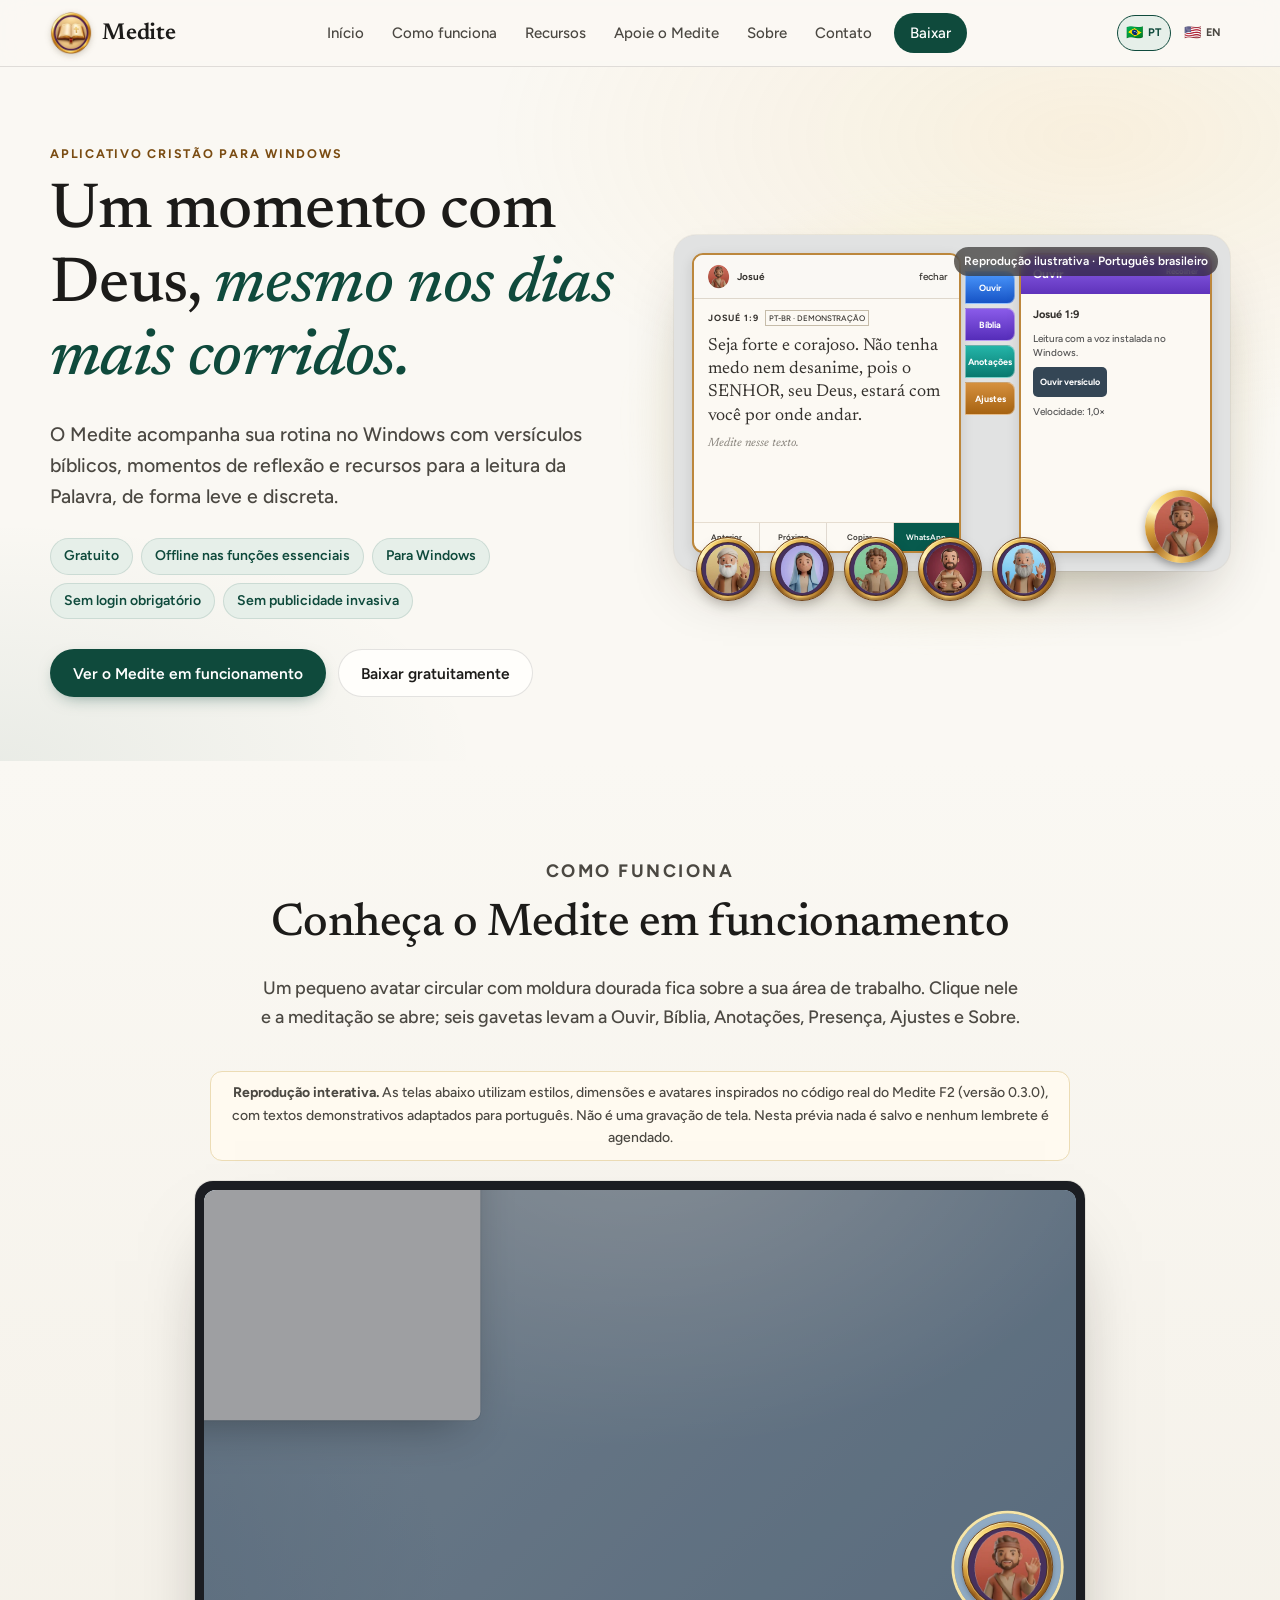
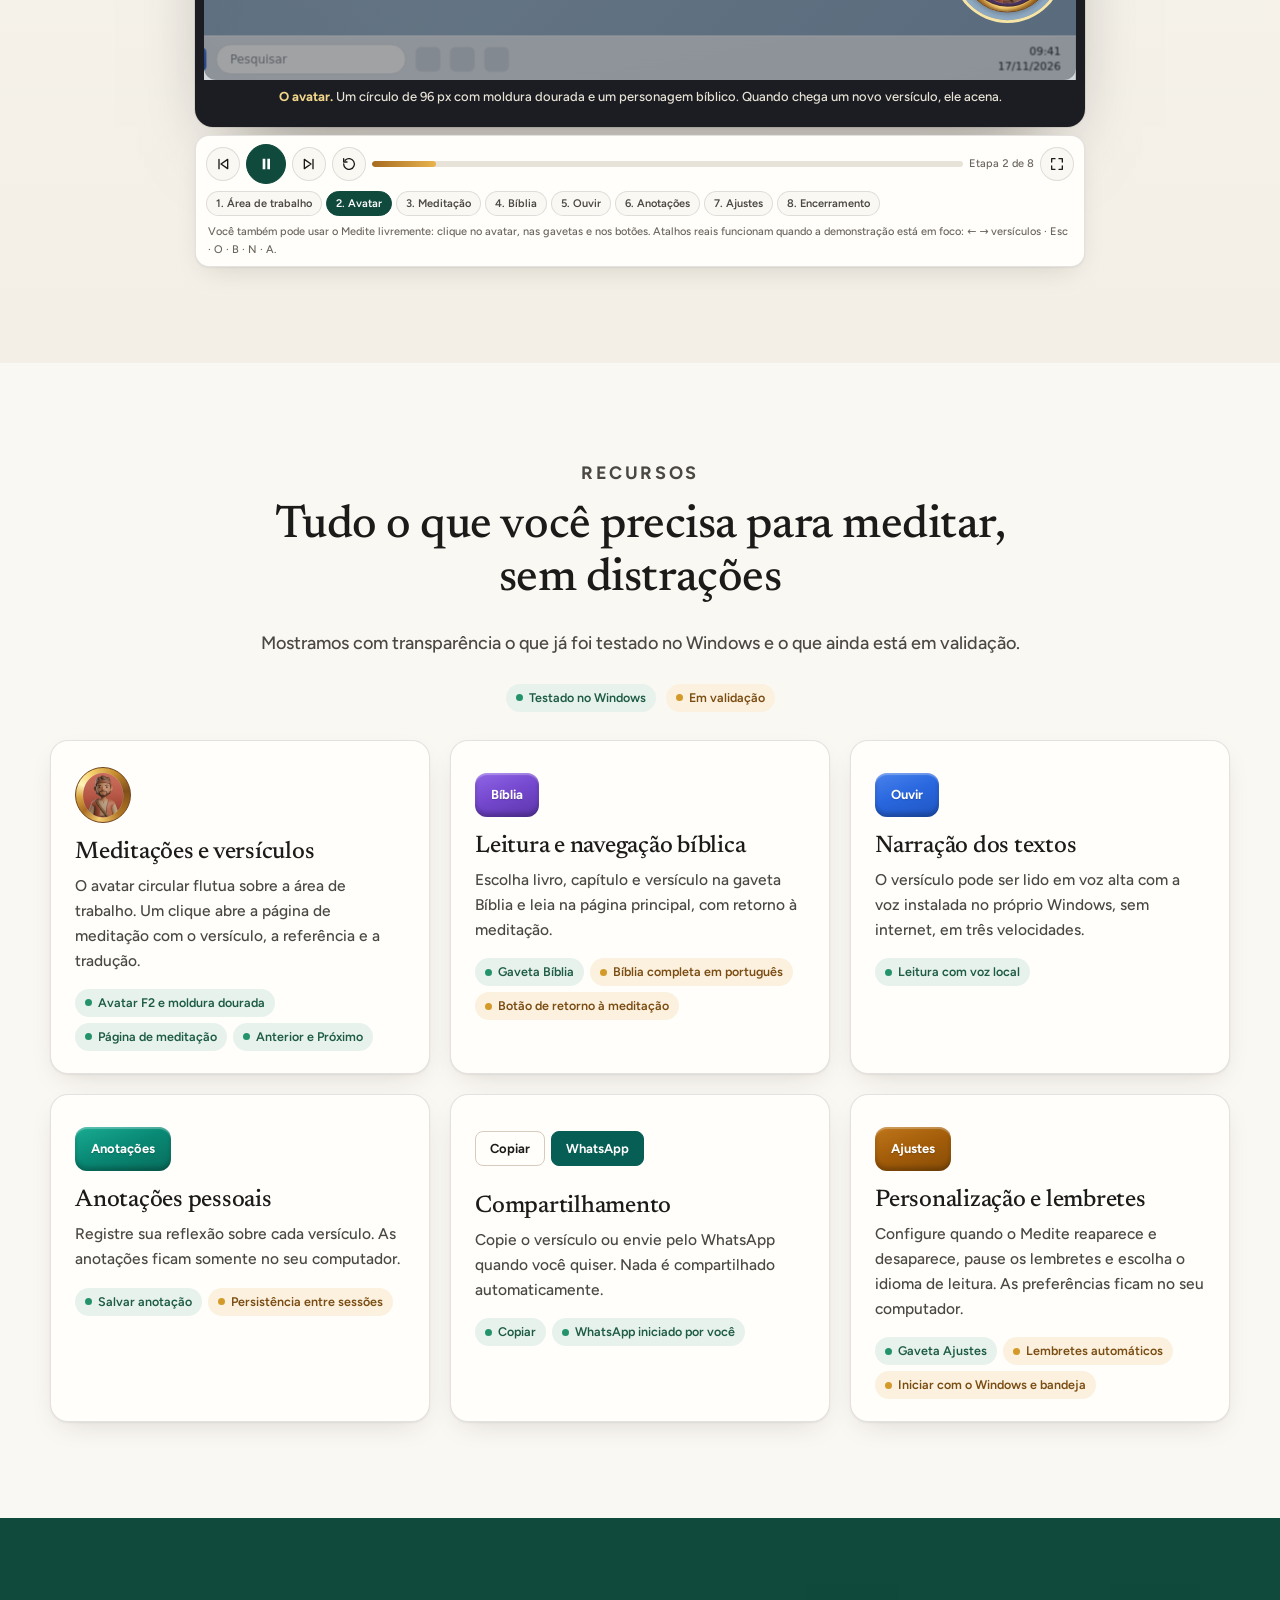
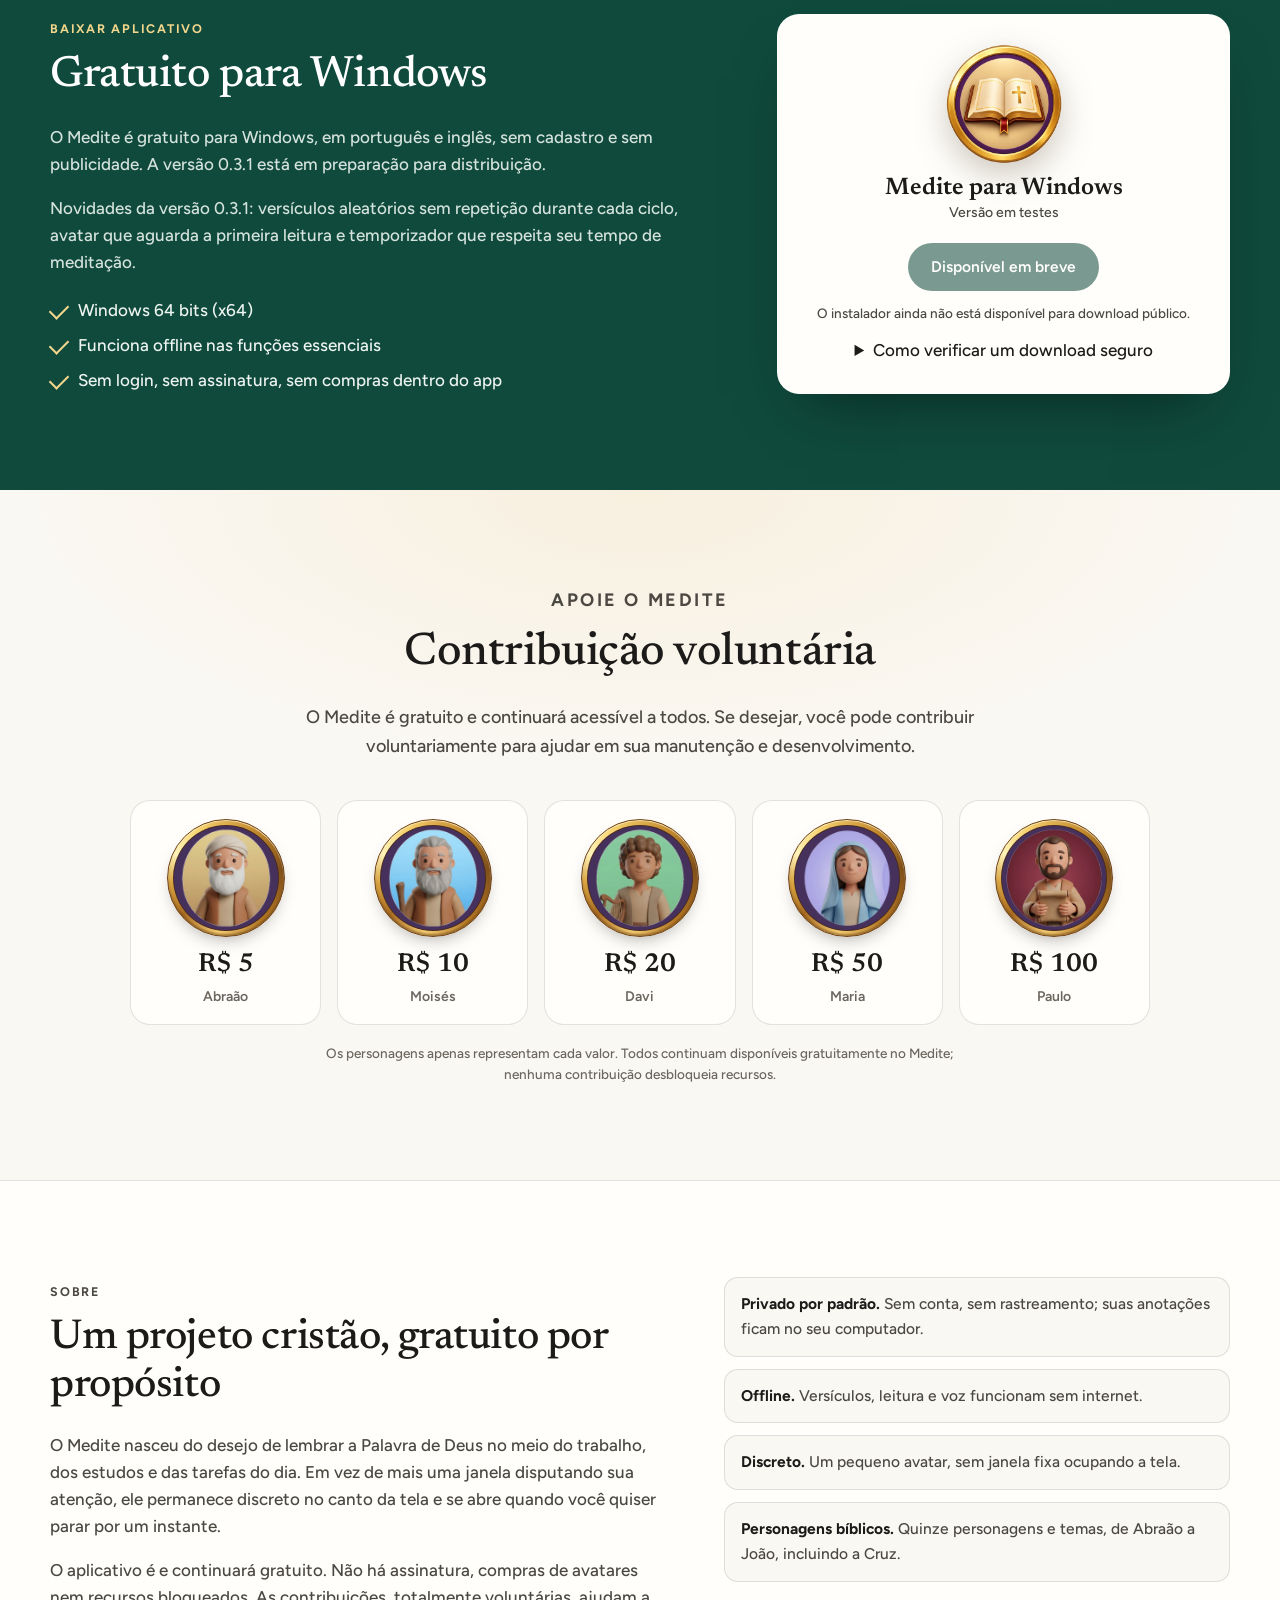
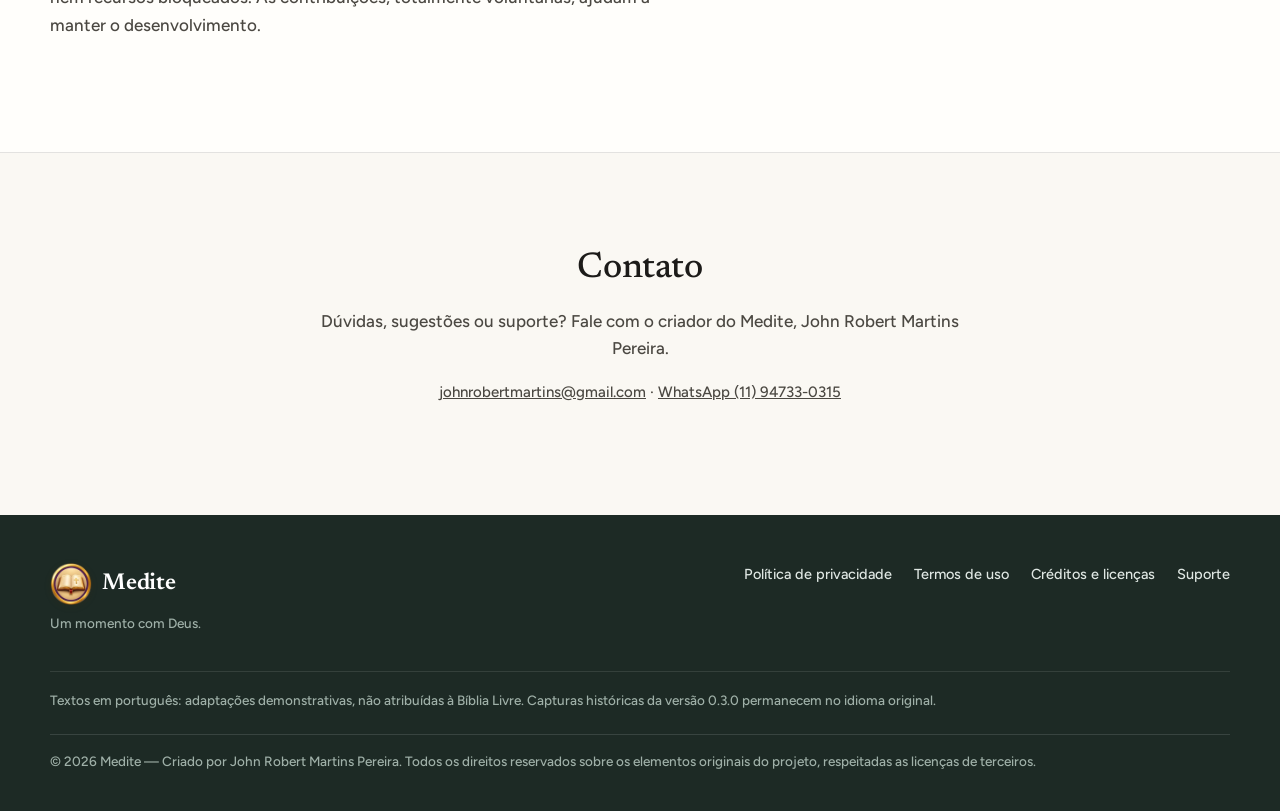
<file: index.html>
<!DOCTYPE html>
<html lang="pt-BR">
<head>
<meta charset="utf-8">
<meta name="viewport" content="width=device-width, initial-scale=1">
<title>Medite — Um momento com Deus, mesmo nos dias mais corridos</title>
<meta name="description" content="Medite: aplicativo cristão gratuito para Windows, com versículos bíblicos e momentos de reflexão de forma leve e discreta.">
<meta property="og:type" content="website">
<meta property="og:site_name" content="Medite">
<meta property="og:locale" content="pt_BR">
<meta property="og:title" content="Medite — Um momento com Deus">
<meta property="og:description" content="Aplicativo cristão gratuito para Windows, com versículos bíblicos e momentos de reflexão de forma leve e discreta.">
<meta property="og:url" content="https://john-notebook-brasil.github.io/medite-site/">
<meta property="og:image" content="https://john-notebook-brasil.github.io/medite-site/assets/img/og-medite.jpg">
<meta property="og:image:type" content="image/jpeg">
<meta property="og:image:width" content="1200">
<meta property="og:image:height" content="630">
<meta property="og:image:alt" content="Logo do Medite: medalhão dourado com uma Bíblia aberta e uma cruz">
<meta name="twitter:card" content="summary_large_image">
<meta name="twitter:title" content="Medite — Um momento com Deus">
<meta name="twitter:description" content="Aplicativo cristão gratuito para Windows.">
<meta name="twitter:image" content="https://john-notebook-brasil.github.io/medite-site/assets/img/og-medite.jpg">
<link rel="preload" href="assets/fonts/figtree-normal-latin.woff2" as="font" type="font/woff2" crossorigin>
<link rel="preload" href="assets/fonts/newsreader-normal-latin.woff2" as="font" type="font/woff2" crossorigin>
<link rel="stylesheet" href="assets/css/site.css">
<link rel="stylesheet" href="assets/css/medite-f2.css">
<link rel="stylesheet" href="assets/css/demo.css">
<link rel="icon" href="assets/img/favicon.ico" sizes="any">
<link rel="icon" type="image/png" sizes="32x32" href="assets/img/favicon-32.png">
<link rel="apple-touch-icon" href="assets/img/apple-touch-icon.png">
<link rel="manifest" href="site.webmanifest">
<meta name="theme-color" content="#faf8f3">
</head>
<body>
<a class="skip" href="#conteudo">Pular para o conteúdo</a>


<header class="site-head" id="topo">
 <div class="wrap head-row">
  <a class="brand" href="#inicio" aria-label="Medite — início">
   <img class="brand-logo" src="assets/img/medite-logo-192.webp" alt="" width="42" height="42">
   <span class="brand-name">Medite</span>
  </a>
  <button class="nav-toggle" type="button" aria-expanded="false" aria-controls="menu">
   <span class="sr">Abrir menu</span><span class="bars" aria-hidden="true"></span>
  </button>
  <nav id="menu" class="nav" aria-label="Principal">
   <a href="#inicio">Início</a>
   <a href="#como-funciona">Como funciona</a>
   <a href="#recursos">Recursos</a>
   <a href="#apoie">Apoie o Medite</a>
   <a href="#sobre">Sobre</a>
   <a href="#contato">Contato</a>
   <a class="nav-cta" href="#download">Baixar</a>
  </nav>
  <div class="site-languages" role="group" aria-label="Idioma do site / Site language">
   <a class="site-language" href="?lang=pt#inicio" data-site-lang="pt" lang="pt-BR" hreflang="pt-BR" aria-label="Português do Brasil" title="Português do Brasil">🇧🇷 <span>PT</span></a>
   <a class="site-language" href="?lang=en#inicio" data-site-lang="en" lang="en-US" hreflang="en-US" aria-label="English (United States)" title="English (United States)">🇺🇸 <span>EN</span></a>
  </div>
 </div>
</header>

<main id="conteudo">

<!-- ============ APRESENTAÇÃO ============ -->
<section class="hero" id="inicio">
 <div class="wrap hero-grid">
  <div class="hero-copy">
   <p class="eyebrow">Aplicativo cristão para Windows</p>
   <h1>Um momento com Deus, <em>mesmo nos dias mais corridos.</em></h1>
   <p class="lead">O Medite acompanha sua rotina no Windows com versículos bíblicos, momentos de reflexão e recursos para a leitura da Palavra, de forma leve e discreta.</p>
   <ul class="pills" aria-label="Características">
    <li>Gratuito</li><li>Offline nas funções essenciais</li><li>Para Windows</li><li>Sem login obrigatório</li><li>Sem publicidade invasiva</li>
   </ul>
   <div class="hero-actions">
    <a class="btn btn-primary" href="#como-funciona">Ver o Medite em funcionamento</a>
    <a class="btn btn-ghost" href="#download">Baixar gratuitamente</a>
   </div>
  </div>
  <div class="hero-visual" aria-label="Avatares originais do Medite com a moldura dourada">
   <div class="hero-halo" aria-hidden="true"></div>
   <figure class="hero-card">
    <div class="hero-app-preview" role="img" aria-label="Reprodução ilustrativa em português da interface do Medite F2, com Josué 1:9 e gaveta Ouvir aberta">
      <div class="hero-app-page">
        <div class="hero-app-top"><span class="hero-app-tiny"><img src="assets/avatars/josue-parado-192.webp" alt="" width="26" height="26"> Josué</span><span>fechar</span></div>
        <div class="hero-app-ref">JOSUÉ 1:9 <small>PT-BR · DEMONSTRAÇÃO</small></div>
        <div class="hero-app-verse">Seja forte e corajoso. Não tenha medo nem desanime, pois o SENHOR, seu Deus, estará com você por onde andar.</div>
        <div class="hero-app-italic">Medite nesse texto.</div>
        <div class="hero-app-bottom"><span>Anterior</span><span>Próximo</span><span>Copiar</span><span>WhatsApp</span></div>
      </div>
      <div class="hero-app-tabs" aria-hidden="true"><span>Ouvir</span><span>Bíblia</span><span>Anotações</span><span>Ajustes</span></div>
      <div class="hero-app-side"><div class="hero-app-side-top">Ouvir <small>Recolher</small></div><div class="hero-app-side-body"><strong>Josué 1:9</strong><p>Leitura com a voz instalada no Windows.</p><span>Ouvir versículo</span><p>Velocidade: 1,0×</p></div></div>
      <div class="hero-app-orb"><img src="assets/avatars/josue-parado-192.webp" alt="" width="80" height="80"></div>
    </div>
    <figcaption>Reprodução ilustrativa · Português brasileiro</figcaption>
   </figure>
   <ul class="hero-orbs" aria-hidden="true">
    <li class="orb-mini"><img src="assets/avatars/abraao-acenando-192.webp" alt=""></li>
    <li class="orb-mini"><img src="assets/avatars/maria-parado-192.webp" alt=""></li>
    <li class="orb-mini"><img src="assets/avatars/davi-parado-192.webp" alt=""></li>
    <li class="orb-mini"><img src="assets/avatars/paulo-parado-192.webp" alt=""></li>
    <li class="orb-mini"><img src="assets/avatars/moises-acenando-192.webp" alt=""></li>
   </ul>
  </div>
 </div>
</section>

<!-- ============ COMO FUNCIONA ============ -->
<section class="section demo-section" id="como-funciona" aria-labelledby="t-demo">
 <div class="wrap">
  <header class="section-head">
   <p class="eyebrow">Como funciona</p>
   <h2 id="t-demo">Conheça o Medite em funcionamento</h2>
   <p>Um pequeno avatar circular com moldura dourada fica sobre a sua área de trabalho. Clique nele e a meditação se abre; seis gavetas levam a Ouvir, Bíblia, Anotações, Presença, Ajustes e Sobre.</p>
  </header>

  <!-- Reprodução interativa -->
  <div id="panel-repro" class="demo-panel">
   <p class="honesty"><strong>Reprodução interativa.</strong> As telas abaixo utilizam estilos, dimensões e avatares inspirados no código real do Medite F2 (versão 0.3.0), com textos demonstrativos adaptados para português. Não é uma gravação de tela. Nesta prévia nada é salvo e nenhum lembrete é agendado.</p>

   <div class="player" id="player">
    <div class="screen-frame" id="screenFrame">
     <div class="screen-viewport" id="viewport">
      <div class="win-screen" id="winScreen" aria-label="Área de trabalho ilustrativa com o Medite">
       <div class="win-wallpaper" aria-hidden="true"></div>
       <div class="win-icons" aria-hidden="true">
        <span class="win-icon"><i></i>Documentos</span>
        <span class="win-icon"><i class="i2"></i>Planilha</span>
        <span class="win-icon"><i class="i3"></i>Lixeira</span>
       </div>
       <div class="win-window" aria-hidden="true">
        <div class="ww-bar"><span></span><span></span><span></span></div>
        <div class="ww-body"><i></i><i></i><i class="s"></i><i></i><i class="s"></i></div>
       </div>
       <!-- Janela véu do Medite (f2=veil) -->
       <div id="veilHost" class="mf2-veil-host" hidden></div>
       <!-- Janela da página do Medite (f2=page) -->
       <div id="pageHost" class="mf2-page-host" hidden></div>
       <!-- Janela do círculo do Medite (f2=circle) -->
       <div id="circleHost" class="mf2-circle-host"></div>
       <div class="spot" id="spot" aria-hidden="true"></div>
       <div class="win-taskbar" aria-hidden="true">
        <span class="tb-start"></span><span class="tb-search">Pesquisar</span>
        <span class="tb-app"></span><span class="tb-app"></span><span class="tb-app"></span>
        <span class="tb-clock">09:41<br>17/11/2026</span>
       </div>
      </div>
     </div>
     <p class="caption" id="caption" aria-live="polite"></p>
    </div>

    <div class="controls" role="group" aria-label="Controles da apresentação">
     <div class="ctl-row">
      <button type="button" class="ctl" id="btnPrev" aria-label="Etapa anterior"><svg viewBox="0 0 24 24" aria-hidden="true"><path d="M6 5v14M19 5l-10 7 10 7z"/></svg></button>
      <button type="button" class="ctl ctl-main" id="btnPlay" aria-label="Iniciar apresentação"><svg viewBox="0 0 24 24" aria-hidden="true" class="ico-play"><path d="M7 4l13 8-13 8z"/></svg><svg viewBox="0 0 24 24" aria-hidden="true" class="ico-pause"><path d="M7 4h4v16H7zM14 4h4v16h-4z"/></svg></button>
      <button type="button" class="ctl" id="btnNext" aria-label="Próxima etapa"><svg viewBox="0 0 24 24" aria-hidden="true"><path d="M18 5v14M5 5l10 7-10 7z"/></svg></button>
      <button type="button" class="ctl" id="btnRestart" aria-label="Reiniciar apresentação"><svg viewBox="0 0 24 24" aria-hidden="true"><path d="M4 12a8 8 0 1 0 2.3-5.7M4 4v5h5"/></svg></button>
      <div class="progress" aria-hidden="true"><div class="progress-bar" id="progressBar"></div></div>
      <span class="ctl-time" id="stepLabel">Etapa 1 de 8</span>
      <button type="button" class="ctl" id="btnFull" aria-label="Tela cheia"><svg viewBox="0 0 24 24" aria-hidden="true"><path d="M4 9V4h5M20 9V4h-5M4 15v5h5M20 15v5h-5"/></svg></button>
     </div>
     <div class="chapters" id="chapters" role="list" aria-label="Escolha um recurso para observar"></div>
     <p class="hint">Você também pode usar o Medite livremente: clique no avatar, nas gavetas e nos botões. Atalhos reais funcionam quando a demonstração está em foco: ← → versículos · Esc · O · B · N · A.</p>
    </div>
   </div>
  </div>

  <!-- Gravação real -->
  <div id="panel-video" class="demo-panel demo-media" hidden>
   <h3 class="demo-subtitle">Gravação real do Medite</h3>
   <div class="video-wait" id="videoWait">
    <img src="assets/captures/captura-real-biblia.webp" alt="Captura real do Medite com a gaveta Bíblia aberta" width="882" height="532" loading="lazy">
    <div class="video-wait-msg">
     <strong>Gravação autêntica em preparação</strong>
     <p>Este espaço exibirá uma gravação contínua do Medite F2 instalado no Windows, com capítulos (avatar, meditação, Bíblia, Ouvir, Anotações, Ajustes). O player já está pronto; falta apenas o arquivo de vídeo capturado no computador real.</p>
    </div>
   </div>
   <div class="video-real" id="videoReal" hidden>
    <video id="realVideo" controls preload="none" playsinline poster="assets/captures/captura-real-biblia.webp">
     <track kind="chapters" srclang="pt" label="Capítulos" src="assets/video/capitulos.vtt" default>
    </video>
    <div class="chapters" id="videoChapters" role="list" aria-label="Capítulos da gravação"></div>
   </div>
  </div>

 </div>
</section>

<!-- ============ RECURSOS ============ -->
<section class="section" id="recursos" aria-labelledby="t-rec">
 <div class="wrap">
  <header class="section-head">
   <p class="eyebrow">Recursos</p>
   <h2 id="t-rec">Tudo o que você precisa para meditar, sem distrações</h2>
   <p>Mostramos com transparência o que já foi testado no Windows e o que ainda está em validação.</p>
  </header>
  <div class="legend" aria-hidden="true"><span class="st st-ok">Testado no Windows</span><span class="st st-wip">Em validação</span></div>
  <div class="features">
   <article class="feat">
    <div class="feat-ico" style="--c:#c88370"><img src="assets/avatars/josue-parado-192.webp" alt="" loading="lazy"></div>
    <h3>Meditações e versículos</h3>
    <p>O avatar circular flutua sobre a área de trabalho. Um clique abre a página de meditação com o versículo, a referência e a tradução.</p>
    <ul class="status"><li class="st st-ok">Avatar F2 e moldura dourada</li><li class="st st-ok">Página de meditação</li><li class="st st-ok">Anterior e Próximo</li></ul>
   </article>
   <article class="feat">
    <div class="feat-ico tab" style="--l:#9067e6;--m:#7548ce;--e:#48258e">Bíblia</div>
    <h3>Leitura e navegação bíblica</h3>
    <p>Escolha livro, capítulo e versículo na gaveta Bíblia e leia na página principal, com retorno à meditação.</p>
    <ul class="status"><li class="st st-ok">Gaveta Bíblia</li><li class="st st-wip">Bíblia completa em português</li><li class="st st-wip">Botão de retorno à meditação</li></ul>
   </article>
   <article class="feat">
    <div class="feat-ico tab" style="--l:#4a83ec;--m:#2967df;--e:#1745a5">Ouvir</div>
    <h3>Narração dos textos</h3>
    <p>O versículo pode ser lido em voz alta com a voz instalada no próprio Windows, sem internet, em três velocidades.</p>
    <ul class="status"><li class="st st-ok">Leitura com voz local</li></ul>
   </article>
   <article class="feat">
    <div class="feat-ico tab" style="--l:#1aab93;--m:#098975;--e:#075546">Anotações</div>
    <h3>Anotações pessoais</h3>
    <p>Registre sua reflexão sobre cada versículo. As anotações ficam somente no seu computador.</p>
    <ul class="status"><li class="st st-ok">Salvar anotação</li><li class="st st-wip">Persistência entre sessões</li></ul>
   </article>
   <article class="feat">
    <div class="feat-ico share"><span>Copiar</span><span class="wa">WhatsApp</span></div>
    <h3>Compartilhamento</h3>
    <p>Copie o versículo ou envie pelo WhatsApp quando você quiser. Nada é compartilhado automaticamente.</p>
    <ul class="status"><li class="st st-ok">Copiar</li><li class="st st-ok">WhatsApp iniciado por você</li></ul>
   </article>
   <article class="feat">
    <div class="feat-ico tab" style="--l:#bf771c;--m:#a45d09;--e:#704006">Ajustes</div>
    <h3>Personalização e lembretes</h3>
    <p>Configure quando o Medite reaparece e desaparece, pause os lembretes e escolha o idioma de leitura. As preferências ficam no seu computador.</p>
    <ul class="status"><li class="st st-ok">Gaveta Ajustes</li><li class="st st-wip">Lembretes automáticos</li><li class="st st-wip">Iniciar com o Windows e bandeja</li></ul>
   </article>
  </div>
 </div>
</section>

<!-- ============ DOWNLOAD ============ -->
<section class="section download" id="download" aria-labelledby="t-dl">
 <div class="wrap dl-grid">
  <div>
   <p class="eyebrow">Baixar aplicativo</p>
   <h2 id="t-dl">Gratuito para Windows</h2>
   <p>O Medite é gratuito para Windows, em português e inglês, sem cadastro e sem publicidade. A versão 0.3.1 está em preparação para distribuição.</p>
   <p>Novidades da versão 0.3.1: versículos aleatórios sem repetição durante cada ciclo, avatar que aguarda a primeira leitura e temporizador que respeita seu tempo de meditação.</p>
   <ul class="checks">
    <li>Windows 64 bits (x64)</li>
    <li>Funciona offline nas funções essenciais</li>
    <li>Sem login, sem assinatura, sem compras dentro do app</li>
   </ul>
  </div>
  <div class="dl-card">
   <img class="dl-logo" src="assets/img/medite-logo-384.webp" alt="Logo do Medite" width="120" height="120" loading="lazy">
   <p class="dl-name">Medite para Windows</p>
   <p id="medite-download-version" class="dl-meta">Versão em testes</p>
   <button id="medite-download-button" class="btn btn-primary" type="button" disabled aria-describedby="dl-note">Disponível em breve</button>
   <p class="fine" id="dl-note">O instalador ainda não está disponível para download público.</p>
   <p class="fine" id="medite-download-checksum" hidden></p>
   <p class="fine" id="medite-download-warning" hidden></p>
   <details class="dl-help" style="margin-top:14px">
    <summary>Como verificar um download seguro</summary>
    <p>O Medite exige Windows 10 ou 11 de 64 bits. A primeira instalação pode solicitar o Microsoft WebView2. O instalador inicial não terá assinatura digital, e o Windows poderá mostrar um aviso SmartScreen.</p>
    <p>Antes de executar, confira o endereço oficial do download e o SHA-256 exibido acima. No PowerShell, use <code>Get-FileHash .\arquivo.exe -Algorithm SHA256</code>, substituindo pelo nome do arquivo baixado. O resultado deve ser idêntico ao informado no site. Não ignore avisos se a origem ou o hash não corresponderem.</p>
    <p>Em caso de dúvida, não execute o arquivo e entre em contato com o suporte.</p>
   </details>
  </div>
 </div>
</section>

<!-- ============ APOIE ============ -->
<section class="section support" id="apoie" aria-labelledby="t-pix">
 <div class="wrap">
  <header class="section-head">
   <p class="eyebrow">Apoie o Medite</p>
   <h2 id="t-pix">Contribuição voluntária</h2>
   <p>O Medite é gratuito e continuará acessível a todos. Se desejar, você pode contribuir voluntariamente para ajudar em sua manutenção e desenvolvimento.</p>
  </header>
  <div class="demo-flag" role="note"><strong>Modo demonstração.</strong> O PIX ainda não foi ativado. Os códigos abaixo não têm valor de pagamento e não transferem dinheiro.</div>

  <div class="donate-grid" role="radiogroup" aria-label="Escolha um valor">
   <button type="button" class="dcard" role="radio" aria-checked="false" data-valor="5" data-av="abraao" data-nome="Abraão"><span class="dav"><img src="assets/avatars/abraao-parado-480.webp" data-alt-src="assets/avatars/abraao-acenando-480.webp" alt="" loading="lazy" width="480" height="480"></span><span class="dval">R$ 5</span><span class="dname">Abraão</span></button>
   <button type="button" class="dcard" role="radio" aria-checked="false" data-valor="10" data-av="moises" data-nome="Moisés"><span class="dav"><img src="assets/avatars/moises-parado-480.webp" data-alt-src="assets/avatars/moises-acenando-480.webp" alt="" loading="lazy" width="480" height="480"></span><span class="dval">R$ 10</span><span class="dname">Moisés</span></button>
   <button type="button" class="dcard" role="radio" aria-checked="false" data-valor="20" data-av="davi" data-nome="Davi"><span class="dav"><img src="assets/avatars/davi-parado-480.webp" data-alt-src="assets/avatars/davi-acenando-480.webp" alt="" loading="lazy" width="480" height="480"></span><span class="dval">R$ 20</span><span class="dname">Davi</span></button>
   <button type="button" class="dcard" role="radio" aria-checked="false" data-valor="50" data-av="maria" data-nome="Maria"><span class="dav"><img src="assets/avatars/maria-parado-480.webp" data-alt-src="assets/avatars/maria-acenando-480.webp" alt="" loading="lazy" width="480" height="480"></span><span class="dval">R$ 50</span><span class="dname">Maria</span></button>
   <button type="button" class="dcard" role="radio" aria-checked="false" data-valor="100" data-av="paulo" data-nome="Paulo"><span class="dav"><img src="assets/avatars/paulo-parado-480.webp" data-alt-src="assets/avatars/paulo-acenando-480.webp" alt="" loading="lazy" width="480" height="480"></span><span class="dval">R$ 100</span><span class="dname">Paulo</span></button>
  </div>
  <p class="fine center">Os personagens apenas representam cada valor. Todos continuam disponíveis gratuitamente no Medite; nenhuma contribuição desbloqueia recursos.</p>

  <div class="pix-box" id="pixBox" hidden aria-live="polite">
   <div class="pix-qr-wrap">
    <canvas id="pixCanvas" width="240" height="240" role="img" aria-label="QR Code de demonstração, sem valor de pagamento"></canvas>
    <span class="pix-stamp" id="pixStamp">DEMONSTRAÇÃO</span>
   </div>
   <div class="pix-info">
    <p class="pix-chosen">Valor escolhido: <strong id="pixValor">—</strong></p>
    <label for="pixCode" class="pix-label">PIX Copia e Cola</label>
    <textarea id="pixCode" readonly rows="3"></textarea>
    <div class="pix-actions">
     <button type="button" class="btn btn-primary" id="pixCopy">Copiar código</button>
     <span class="pix-status" id="pixStatus" role="status"></span>
    </div>
    <p class="fine">Contribuição voluntária. O site não recebe nem armazena dados bancários e não confirma pagamentos; a confirmação acontece somente no aplicativo do seu banco.</p>
   </div>
  </div>
 </div>
</section>

<!-- ============ SOBRE ============ -->
<section class="section about" id="sobre" aria-labelledby="t-sobre">
 <div class="wrap about-grid">
  <div>
   <p class="eyebrow">Sobre</p>
   <h2 id="t-sobre">Um projeto cristão, gratuito por propósito</h2>
   <p>O Medite nasceu do desejo de lembrar a Palavra de Deus no meio do trabalho, dos estudos e das tarefas do dia. Em vez de mais uma janela disputando sua atenção, ele permanece discreto no canto da tela e se abre quando você quiser parar por um instante.</p>
   <p>O aplicativo é e continuará gratuito. Não há assinatura, compras de avatares nem recursos bloqueados. As contribuições, totalmente voluntárias, ajudam a manter o desenvolvimento.</p>
  </div>
  <ul class="about-points">
   <li><strong>Privado por padrão.</strong> Sem conta, sem rastreamento; suas anotações ficam no seu computador.</li>
   <li><strong>Offline.</strong> Versículos, leitura e voz funcionam sem internet.</li>
   <li><strong>Discreto.</strong> Um pequeno avatar, sem janela fixa ocupando a tela.</li>
   <li><strong>Personagens bíblicos.</strong> Quinze personagens e temas, de Abraão a João, incluindo a Cruz.</li>
  </ul>
 </div>
</section>

<!-- ============ CONTATO ============ -->
<section class="section contact" id="contato" aria-labelledby="t-contato">
 <div class="wrap contact-box">
  <h2 id="t-contato">Contato</h2>
  <p>Dúvidas, sugestões ou suporte? Fale com o criador do Medite, John Robert Martins Pereira.</p>
  <p class="contact-lines"><a href="mailto:johnrobertmartins@gmail.com">johnrobertmartins@gmail.com</a> · <a href="https://wa.me/5511947330315" rel="noopener">WhatsApp (11) 94733-0315</a></p>
 </div>
</section>
</main>

<footer class="site-foot">
 <div class="wrap foot-grid">
  <div>
   <a class="brand" href="#inicio"><img class="brand-logo" src="assets/img/medite-logo-192.webp" alt="" width="42" height="42"><span class="brand-name">Medite</span></a>
   <p class="fine">Um momento com Deus.</p>
  </div>
  <nav aria-label="Informações legais" class="foot-links">
   <a href="legal.html#privacidade">Política de privacidade</a>
   <a href="legal.html#termos">Termos de uso</a>
   <a href="legal.html#creditos">Créditos e licenças</a>
   <a href="#contato">Suporte</a>
  </nav>
  <p class="fine foot-note">Textos em português: adaptações demonstrativas, não atribuídas à Bíblia Livre. Capturas históricas da versão 0.3.0 permanecem no idioma original.</p>
  <p class="fine foot-note foot-copy">© 2026 Medite — Criado por John Robert Martins Pereira. Todos os direitos reservados sobre os elementos originais do projeto, respeitadas as licenças de terceiros.</p>
 </div>
</footer>

<script src="assets/js/config.js" defer></script>
<script src="assets/js/medite-data.js" defer></script>
<script src="assets/js/qr.js" defer></script>
<script src="assets/js/site.js" defer></script>
<script src="assets/js/download.js" defer></script>
<script src="assets/js/i18n.js" defer></script>
<script src="assets/js/medite-demo.js" defer></script>
<script src="assets/js/pix.js" defer></script>
</body>
</html>
</file>
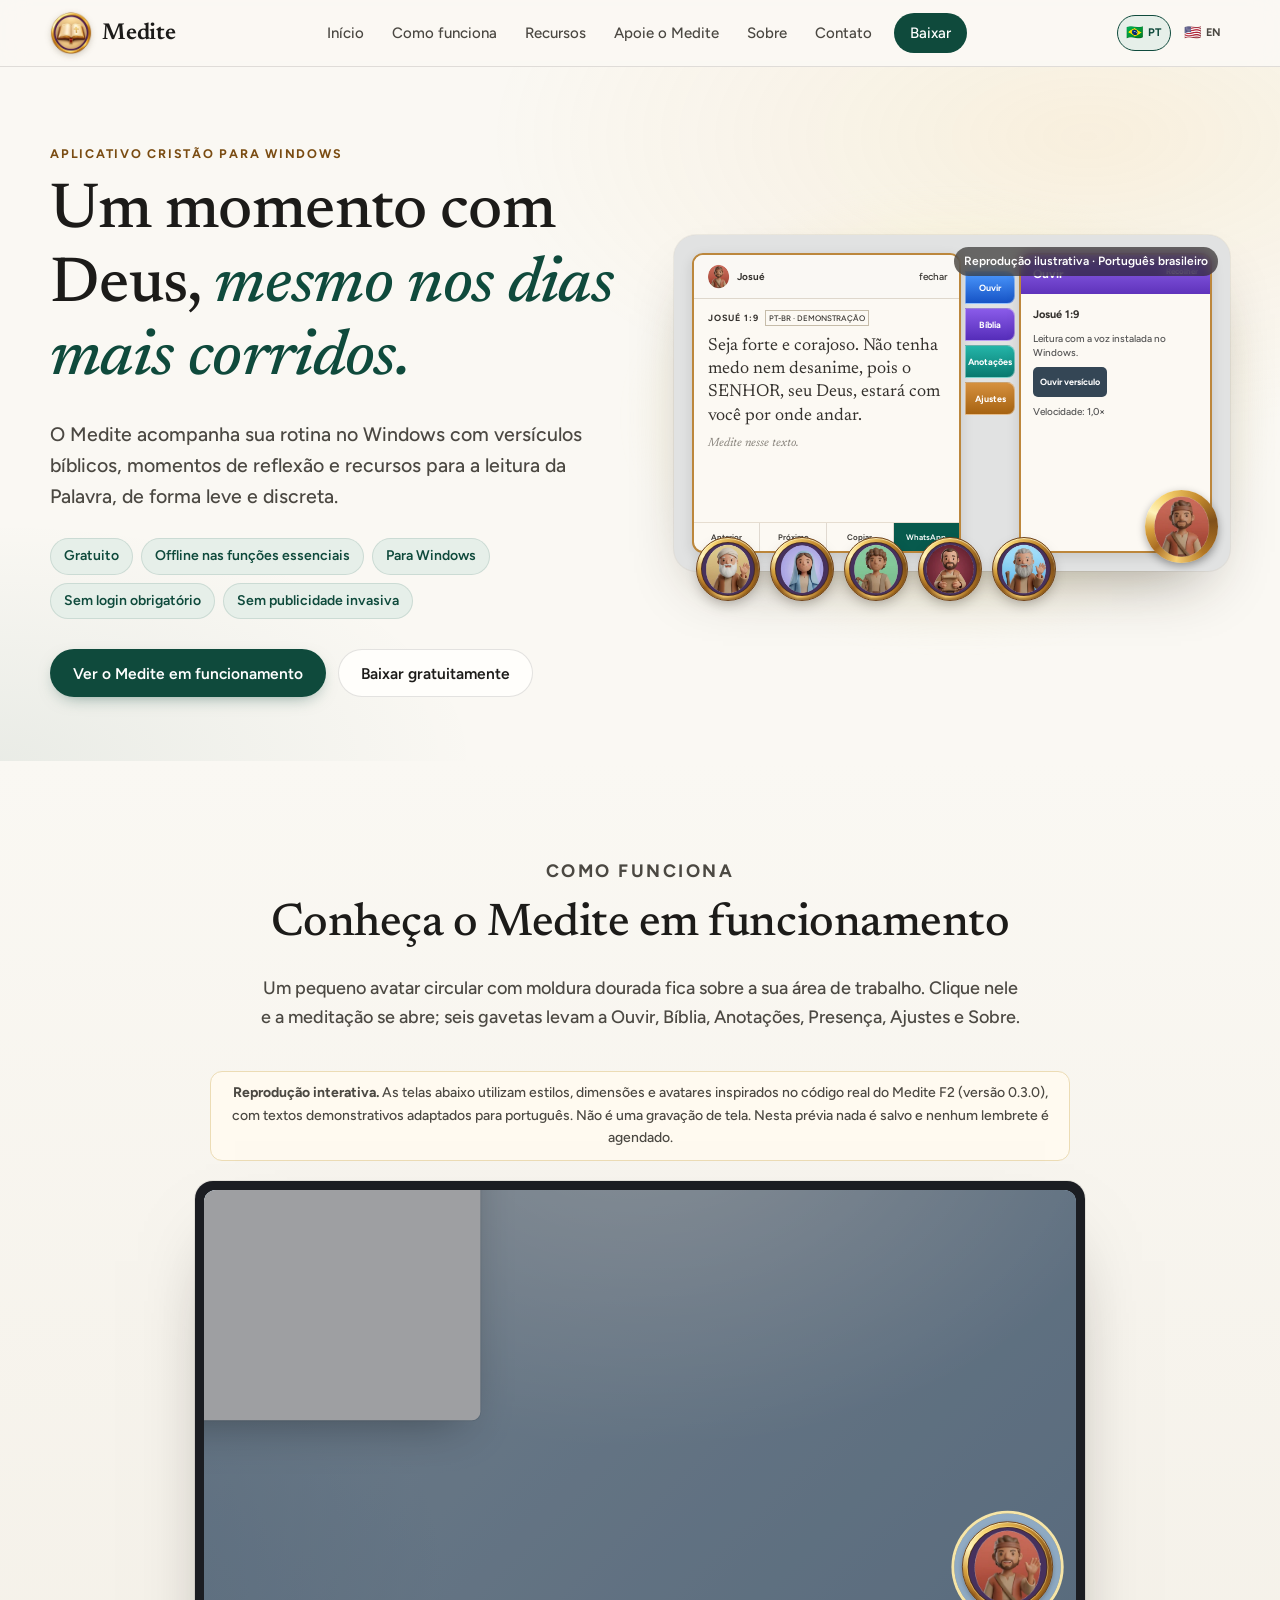
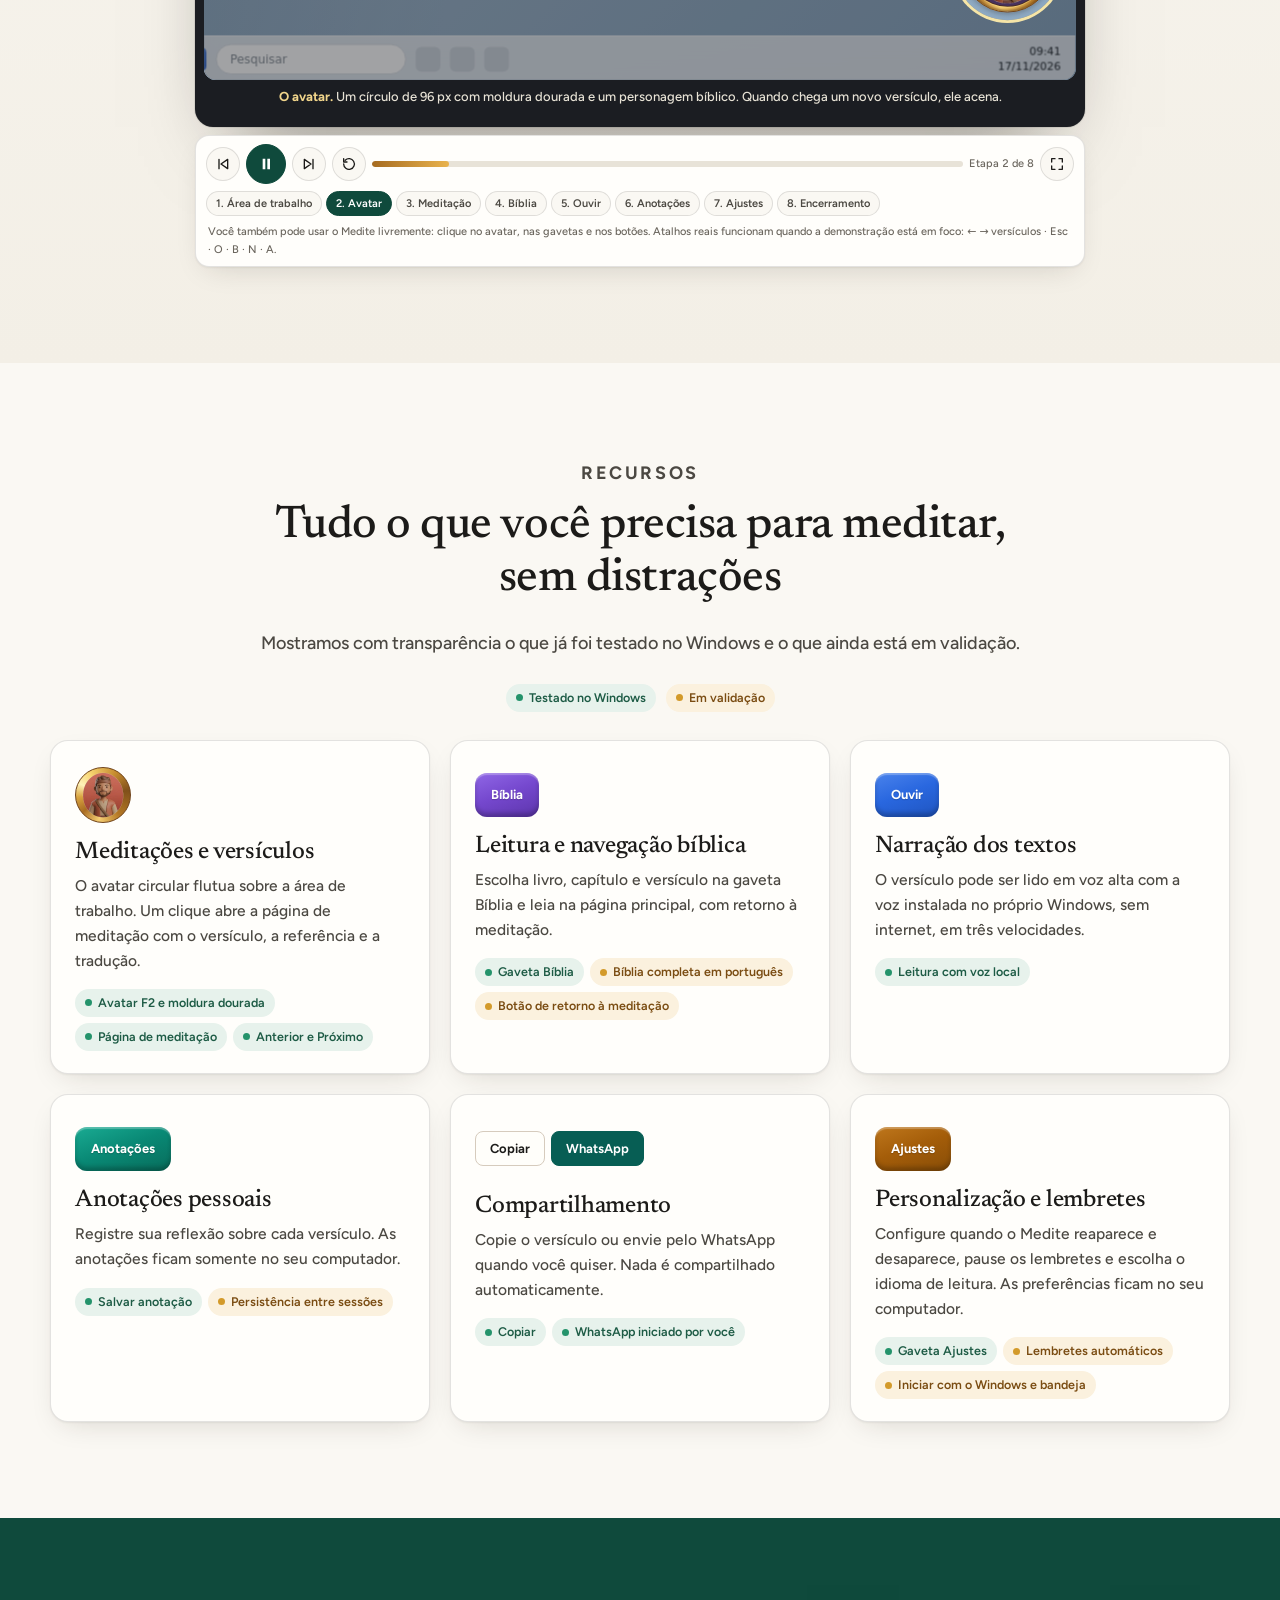
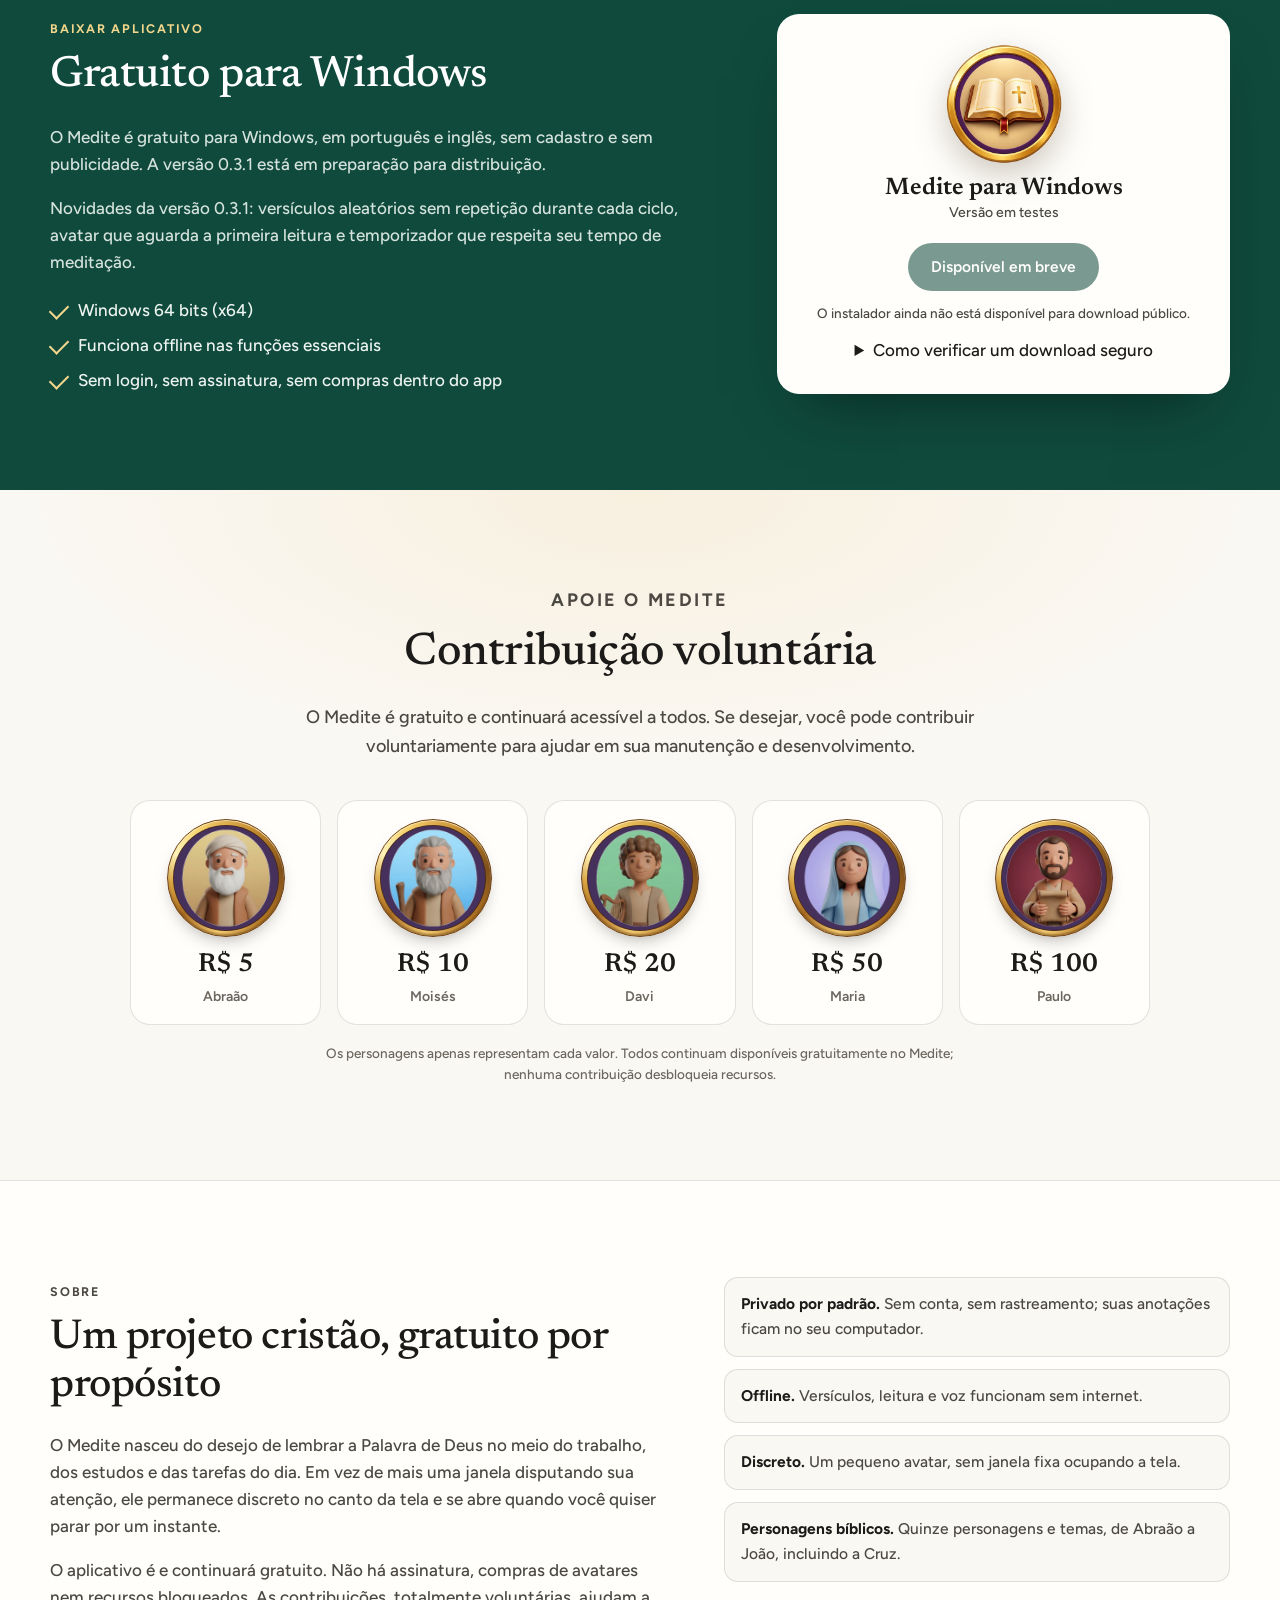
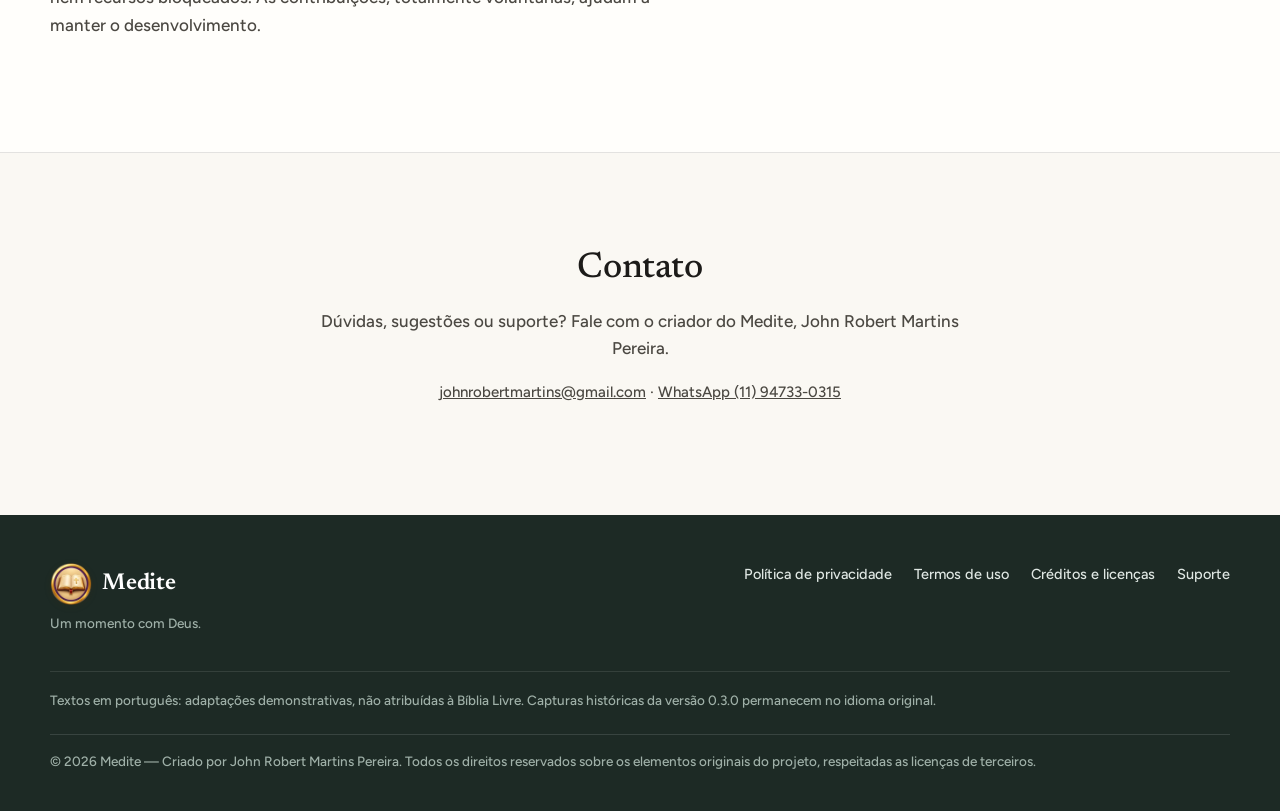
<file: baixar/index.html>
<!doctype html>
<html lang="pt-BR">
<head>
<meta charset="utf-8">
<meta name="viewport" content="width=device-width,initial-scale=1">
<meta name="robots" content="noindex,follow">
<meta name="description" content="Medite — um momento com Deus. Aplicativo bíblico gratuito e offline para Windows.">
<meta property="og:type" content="website">
<meta property="og:site_name" content="Medite">
<meta property="og:title" content="Medite — Um momento com Deus">
<meta property="og:description" content="Conheça o aplicativo bíblico gratuito para Windows. Um convite à reflexão, todos os dias.">
<meta property="og:image" content="https://john-notebook-brasil.github.io/medite-site/assets/img/medite-logo-384.webp">
<meta property="og:url" content="https://john-notebook-brasil.github.io/medite-site/baixar/">
<meta name="twitter:card" content="summary">
<title>Baixar Medite — Aplicativo gratuito para Windows</title>
<script>
(function(){var lang=new URLSearchParams(location.search).get("lang");try{if(lang!=="en"&&lang!=="pt")lang=localStorage.getItem("medite.site.language")==="en"?"en":"pt"}catch(_){lang="pt"}location.replace("../?lang="+(lang==="en"?"en":"pt")+"#download")})();
</script>
<link rel="canonical" href="https://john-notebook-brasil.github.io/medite-site/#download">
<style>body{font-family:system-ui,sans-serif;max-width:38rem;margin:12vh auto;padding:1rem;color:#26312b;background:#faf8f2}a{color:#105342;font-weight:650}</style>
</head>
<body>
<h1>Baixar Medite</h1>
<p>Você será encaminhado para a página oficial de download do Medite.</p>
<p><a href="../?lang=pt#download" hreflang="pt-BR">Abrir a página de download (Português)</a></p>
<p><a href="../?lang=en#download" hreflang="en-US">Open the download page (English)</a></p>
</body>
</html>
</file>
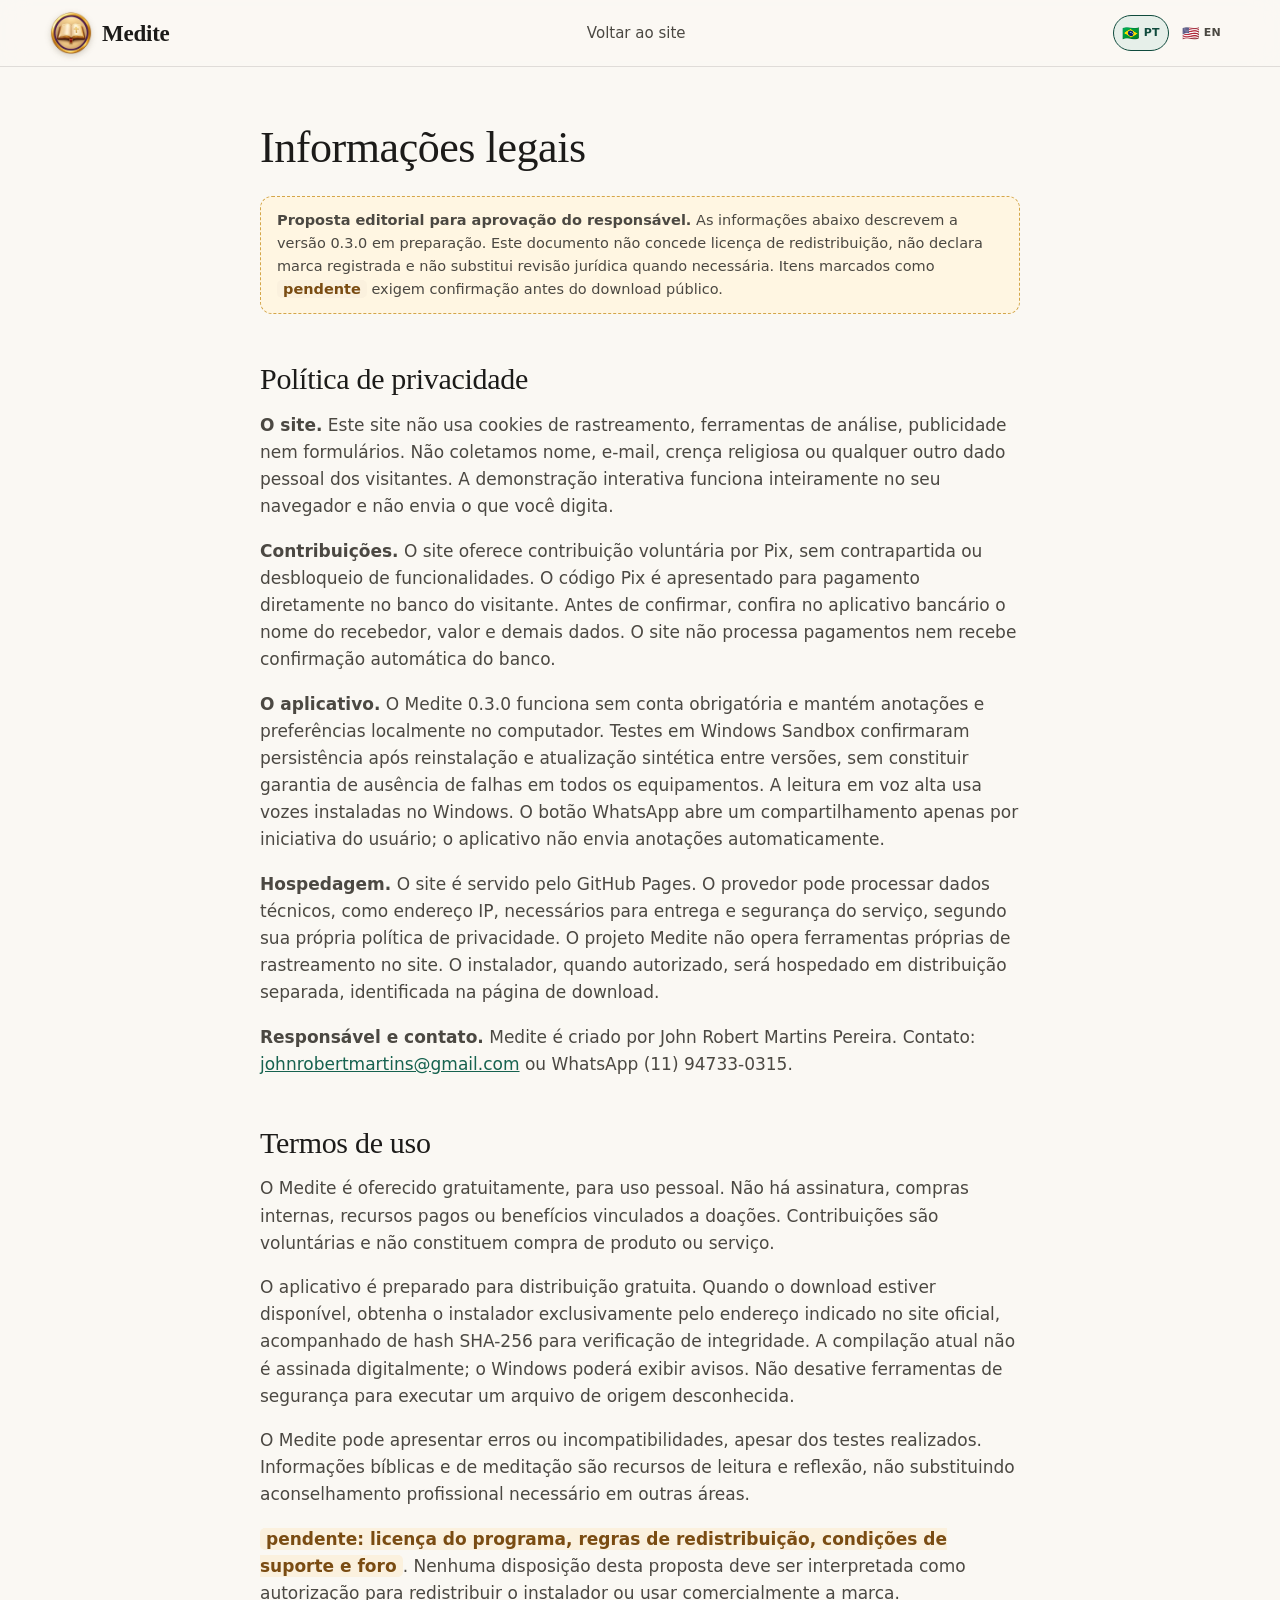
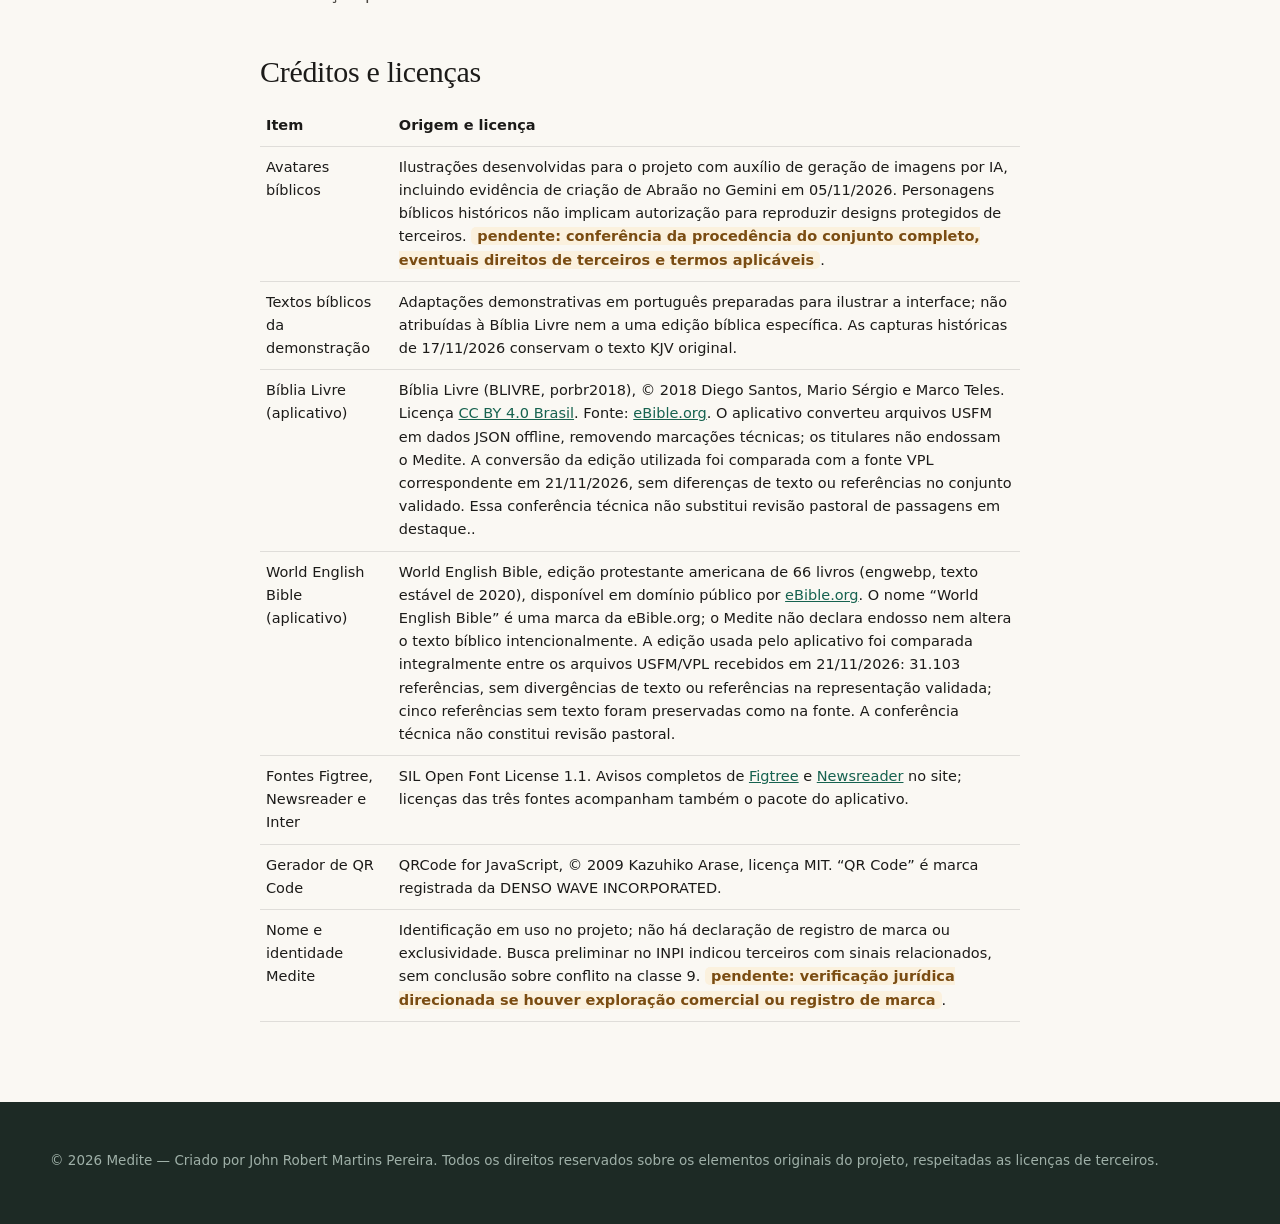
<file: legal.html>
<!DOCTYPE html>
<html lang="pt-BR">
<head>
<meta charset="utf-8">
<meta name="viewport" content="width=device-width, initial-scale=1">
<title>Medite — Privacidade, termos e créditos (proposta para aprovação)</title>
<link rel="icon" href="assets/img/favicon.ico" sizes="any">
<link rel="icon" type="image/png" sizes="32x32" href="assets/img/favicon-32.png">
<link rel="apple-touch-icon" href="assets/img/apple-touch-icon.png">
<link rel="manifest" href="site.webmanifest">
<meta name="theme-color" content="#faf8f3">
<link rel="stylesheet" href="assets/css/site.css">
<style>
.legal{max-width:760px;margin:0 auto;padding:56px 0 80px}
.legal h1{font-size:44px}.legal h2{font-size:30px;margin-top:48px;scroll-margin-top:90px}
.legal p,.legal li{color:var(--ink2)}
.draft{background:#fff6e2;border:1px dashed #d4a64a;color:#6b440f;border-radius:12px;padding:12px 16px;font-size:14.5px}
.pend{background:#fbf1de;color:#7a4c12;padding:1px 6px;border-radius:5px;font-weight:600}
table{width:100%;border-collapse:collapse;font-size:14.5px}td,th{border-bottom:1px solid var(--line);padding:9px 6px;text-align:left;vertical-align:top}
</style>
</head>
<body>
<header class="site-head"><div class="wrap head-row"><a class="brand" href="index.html"><img class="brand-logo" src="assets/img/medite-logo-192.webp" alt="" width="42" height="42"><span class="brand-name">Medite</span></a><nav class="nav" style="display:flex"><a href="index.html">Voltar ao site</a></nav><div class="site-languages" role="group" aria-label="Idioma do site / Site language"><a class="site-language" href="?lang=pt" data-site-lang="pt" lang="pt-BR" hreflang="pt-BR" aria-label="Português do Brasil" title="Português do Brasil">🇧🇷 <span>PT</span></a><a class="site-language" href="?lang=en" data-site-lang="en" lang="en-US" hreflang="en-US" aria-label="English (United States)" title="English (United States)">🇺🇸 <span>EN</span></a></div></div></header>
<main class="wrap legal">
<h1>Informações legais</h1>
<p class="draft"><strong>Proposta editorial para aprovação do responsável.</strong> As informações abaixo descrevem a versão 0.3.0 em preparação. Este documento não concede licença de redistribuição, não declara marca registrada e não substitui revisão jurídica quando necessária. Itens marcados como <span class="pend">pendente</span> exigem confirmação antes do download público.</p>

<h2 id="privacidade">Política de privacidade</h2>
<p><strong>O site.</strong> Este site não usa cookies de rastreamento, ferramentas de análise, publicidade nem formulários. Não coletamos nome, e-mail, crença religiosa ou qualquer outro dado pessoal dos visitantes. A demonstração interativa funciona inteiramente no seu navegador e não envia o que você digita.</p>
<p><strong>Contribuições.</strong> O site oferece contribuição voluntária por Pix, sem contrapartida ou desbloqueio de funcionalidades. O código Pix é apresentado para pagamento diretamente no banco do visitante. Antes de confirmar, confira no aplicativo bancário o nome do recebedor, valor e demais dados. O site não processa pagamentos nem recebe confirmação automática do banco.</p>
<p><strong>O aplicativo.</strong> O Medite 0.3.0 funciona sem conta obrigatória e mantém anotações e preferências localmente no computador. Testes em Windows Sandbox confirmaram persistência após reinstalação e atualização sintética entre versões, sem constituir garantia de ausência de falhas em todos os equipamentos. A leitura em voz alta usa vozes instaladas no Windows. O botão WhatsApp abre um compartilhamento apenas por iniciativa do usuário; o aplicativo não envia anotações automaticamente.</p>
<p><strong>Hospedagem.</strong> O site é servido pelo GitHub Pages. O provedor pode processar dados técnicos, como endereço IP, necessários para entrega e segurança do serviço, segundo sua própria política de privacidade. O projeto Medite não opera ferramentas próprias de rastreamento no site. O instalador, quando autorizado, será hospedado em distribuição separada, identificada na página de download.</p>
<p><strong>Responsável e contato.</strong> Medite é criado por John Robert Martins Pereira. Contato: <a href="mailto:johnrobertmartins@gmail.com">johnrobertmartins@gmail.com</a> ou WhatsApp (11) 94733-0315.</p>

<h2 id="termos">Termos de uso</h2>
<p>O Medite é oferecido gratuitamente, para uso pessoal. Não há assinatura, compras internas, recursos pagos ou benefícios vinculados a doações. Contribuições são voluntárias e não constituem compra de produto ou serviço.</p>
<p>O aplicativo é preparado para distribuição gratuita. Quando o download estiver disponível, obtenha o instalador exclusivamente pelo endereço indicado no site oficial, acompanhado de hash SHA-256 para verificação de integridade. A compilação atual não é assinada digitalmente; o Windows poderá exibir avisos. Não desative ferramentas de segurança para executar um arquivo de origem desconhecida.</p>
<p>O Medite pode apresentar erros ou incompatibilidades, apesar dos testes realizados. Informações bíblicas e de meditação são recursos de leitura e reflexão, não substituindo aconselhamento profissional necessário em outras áreas.</p>
<p><span class="pend">pendente: licença do programa, regras de redistribuição, condições de suporte e foro</span>. Nenhuma disposição desta proposta deve ser interpretada como autorização para redistribuir o instalador ou usar comercialmente a marca.</p>

<h2 id="creditos">Créditos e licenças</h2>
<table>
<tr><th>Item</th><th>Origem e licença</th></tr>
<tr><td>Avatares bíblicos</td><td>Ilustrações desenvolvidas para o projeto com auxílio de geração de imagens por IA, incluindo evidência de criação de Abraão no Gemini em 05/11/2026. Personagens bíblicos históricos não implicam autorização para reproduzir designs protegidos de terceiros. <span class="pend">pendente: conferência da procedência do conjunto completo, eventuais direitos de terceiros e termos aplicáveis</span>.</td></tr>
<tr><td>Textos bíblicos da demonstração</td><td>Adaptações demonstrativas em português preparadas para ilustrar a interface; não atribuídas à Bíblia Livre nem a uma edição bíblica específica. As capturas históricas de 17/11/2026 conservam o texto KJV original.</td></tr>
<tr><td>Bíblia Livre (aplicativo)</td><td>Bíblia Livre (BLIVRE, porbr2018), © 2018 Diego Santos, Mario Sérgio e Marco Teles. Licença <a href="https://creativecommons.org/licenses/by/4.0/br/">CC BY 4.0 Brasil</a>. Fonte: <a href="https://ebible.org/porbr2018/">eBible.org</a>. O aplicativo converteu arquivos USFM em dados JSON offline, removendo marcações técnicas; os titulares não endossam o Medite. A conversão da edição utilizada foi comparada com a fonte VPL correspondente em 21/11/2026, sem diferenças de texto ou referências no conjunto validado. Essa conferência técnica não substitui revisão pastoral de passagens em destaque..</td></tr>
<tr><td>World English Bible (aplicativo)</td><td>World English Bible, edição protestante americana de 66 livros (engwebp, texto estável de 2020), disponível em domínio público por <a href="https://ebible.org/details.php?id=engwebp">eBible.org</a>. O nome “World English Bible” é uma marca da eBible.org; o Medite não declara endosso nem altera o texto bíblico intencionalmente. A edição usada pelo aplicativo foi comparada integralmente entre os arquivos USFM/VPL recebidos em 21/11/2026: 31.103 referências, sem divergências de texto ou referências na representação validada; cinco referências sem texto foram preservadas como na fonte. A conferência técnica não constitui revisão pastoral.</td></tr>
<tr><td>Fontes Figtree, Newsreader e Inter</td><td>SIL Open Font License 1.1. Avisos completos de <a href="assets/fonts/OFL-Figtree.txt">Figtree</a> e <a href="assets/fonts/OFL-Newsreader.txt">Newsreader</a> no site; licenças das três fontes acompanham também o pacote do aplicativo.</td></tr>
<tr><td>Gerador de QR Code</td><td>QRCode for JavaScript, © 2009 Kazuhiko Arase, licença MIT. “QR Code” é marca registrada da DENSO WAVE INCORPORATED.</td></tr>
<tr><td>Nome e identidade Medite</td><td>Identificação em uso no projeto; não há declaração de registro de marca ou exclusividade. Busca preliminar no INPI indicou terceiros com sinais relacionados, sem conclusão sobre conflito na classe 9. <span class="pend">pendente: verificação jurídica direcionada se houver exploração comercial ou registro de marca</span>.</td></tr>
</table>
</main>
<footer class="site-foot"><div class="wrap"><p class="fine">© 2026 Medite — Criado por John Robert Martins Pereira. Todos os direitos reservados sobre os elementos originais do projeto, respeitadas as licenças de terceiros.</p></div></footer>
<script src="assets/js/i18n.js" defer></script>
</body>
</html>
</file>
<file: assets/css/site.css>
/* Site oficial Medite — identidade aprovada: fundo claro, verde profundo, dourado da moldura F2.
 * Tipografia: Figtree e Newsreader, as mesmas fontes locais do aplicativo (SIL OFL 1.1). */
:root{
 --bg:#faf8f3; --bg2:#f3efe6; --paper:#fffefb; --ink:#1c1b19; --ink2:#4b4842; --mute:#6b665e;
 --line:rgba(28,27,25,.12); --green:#0f4a3c; --green2:#16624f; --green-soft:#e6efe9;
 --gold1:#fff3b9; --gold2:#e9b34d; --gold3:#a66b20; --gold-ink:#7a4c12;
 --r:18px; --shadow:0 1px 2px rgba(40,30,15,.06),0 10px 30px -12px rgba(40,30,15,.18);
 --gold-ring:conic-gradient(from 230deg,#a96c22 0deg,#d9a440 35deg,#fff3b9 66deg,#f7d36f 100deg,#c58b2e 160deg,#80501a 210deg,#b37724 270deg,#f6ce72 319deg,#a96c22 360deg);
}
*{box-sizing:border-box}
[hidden]{display:none!important}
html{scroll-behavior:smooth;-webkit-text-size-adjust:100%}
@media (prefers-reduced-motion:reduce){html{scroll-behavior:auto}}
body{margin:0;background:var(--bg);color:var(--ink);font:400 17px/1.6 Figtree,"Segoe UI",system-ui,sans-serif;-webkit-font-smoothing:antialiased}
img{max-width:100%;display:block}
a{color:var(--green2)}
h1,h2,h3{font-family:Newsreader,Georgia,serif;font-weight:500;letter-spacing:-.01em;line-height:1.15;margin:0 0 .5em}
p{margin:0 0 1em}
.wrap{width:min(1180px,100% - 40px);margin-inline:auto}
.sr{position:absolute;width:1px;height:1px;overflow:hidden;clip:rect(0 0 0 0);white-space:nowrap}
.skip{position:absolute;left:-999px;top:8px;background:var(--green);color:#fff;padding:8px 14px;border-radius:8px;z-index:100}
.skip:focus{left:8px}
:focus-visible{outline:3px solid #246dd8;outline-offset:3px}
.preview-ribbon{background:#2b2a26;color:#f3e7c4;font-size:12.5px;text-align:center;padding:6px 12px;letter-spacing:.02em}

/* Cabeçalho */
.site-head{position:sticky;top:0;z-index:40;background:rgba(250,248,243,.82);backdrop-filter:saturate(1.4) blur(14px);-webkit-backdrop-filter:saturate(1.4) blur(14px);border-bottom:1px solid var(--line)}
.head-row{display:flex;align-items:center;justify-content:space-between;height:66px}
.brand{display:inline-flex;align-items:center;gap:10px;text-decoration:none;color:var(--ink)}
.brand-orb{width:38px;height:38px;border-radius:50%;padding:2px;background:var(--gold-ring);box-shadow:inset 0 1px 1px rgba(255,248,207,.8),inset 0 -1px 1px rgba(88,48,10,.45)}
.brand-orb img{width:34px;height:34px;border-radius:50%;background:#46315d}
.brand-logo{width:42px;height:42px;flex:none;filter:drop-shadow(0 2px 3px rgba(60,40,10,.22))}
.brand-name{font:600 23px/1 Newsreader,Georgia,serif;letter-spacing:-.01em}
.nav{display:flex;align-items:center;gap:4px}
.nav a{color:var(--ink2);text-decoration:none;font-size:15px;font-weight:500;padding:8px 12px;border-radius:999px}
.nav a:hover{background:rgba(15,74,60,.07);color:var(--green)}
.nav .nav-cta{background:var(--green);color:#fff;margin-left:6px;padding:8px 16px}
.nav .nav-cta:hover{background:var(--green2);color:#fff}
.nav-toggle{display:none;background:none;border:0;width:44px;height:44px;border-radius:10px;cursor:pointer}
.nav-toggle .bars,.nav-toggle .bars::before,.nav-toggle .bars::after{display:block;width:22px;height:2px;background:var(--ink);border-radius:2px;position:relative;margin:auto;transition:transform .2s}
.nav-toggle .bars::before,.nav-toggle .bars::after{content:"";position:absolute;left:0}
.nav-toggle .bars::before{top:-7px}.nav-toggle .bars::after{top:7px}
@media (max-width:880px){
 .nav-toggle{display:block}
 .nav{position:absolute;top:66px;left:0;right:0;flex-direction:column;align-items:stretch;background:var(--paper);border-bottom:1px solid var(--line);padding:10px 20px 18px;gap:2px;display:none;box-shadow:var(--shadow)}
 .nav.open{display:flex}
 .nav a{padding:12px 10px;font-size:16px}
 .nav .nav-cta{margin:8px 0 0;text-align:center}
}

/* Botões */
.btn{display:inline-flex;align-items:center;justify-content:center;gap:8px;min-height:48px;padding:12px 22px;border-radius:999px;font:600 15.5px Figtree,sans-serif;text-decoration:none;cursor:pointer;border:1px solid transparent;transition:background .15s,transform .15s,box-shadow .15s}
.btn-primary{background:var(--green);color:#fff;box-shadow:0 6px 18px -8px rgba(15,74,60,.6)}
.btn-primary:hover:not(:disabled){background:var(--green2)}
.btn-primary:disabled{opacity:.55;cursor:not-allowed;box-shadow:none}
.btn-ghost{background:var(--paper);color:var(--ink);border-color:var(--line)}
.btn-ghost:hover{border-color:rgba(15,74,60,.35)}
.eyebrow{display:inline-block;font-size:12.5px;font-weight:700;letter-spacing:.14em;text-transform:uppercase;color:var(--gold-ink);margin-bottom:12px}

/* Hero */
.hero{position:relative;overflow:hidden;padding:72px 0 64px;background:radial-gradient(1000px 500px at 85% 10%,rgba(233,179,77,.13),transparent 60%),radial-gradient(800px 400px at 0% 100%,rgba(15,74,60,.07),transparent 60%)}
.hero-grid{display:grid;grid-template-columns:1.02fr 1fr;gap:56px;align-items:center}
.hero h1{font-size:clamp(38px,5.2vw,64px);margin-bottom:22px}
.hero h1 em{font-style:italic;color:var(--green)}
.lead{font-size:clamp(17px,1.6vw,19.5px);color:var(--ink2);max-width:36em}
.pills{list-style:none;padding:0;margin:26px 0 30px;display:flex;flex-wrap:wrap;gap:8px}
.pills li{font-size:14px;font-weight:600;color:var(--green);background:var(--green-soft);border:1px solid rgba(15,74,60,.12);padding:6px 13px;border-radius:999px}
.hero-actions{display:flex;flex-wrap:wrap;gap:12px}
.hero-visual{position:relative}
.hero-halo{position:absolute;inset:-12% -8%;background:radial-gradient(closest-side,rgba(255,243,185,.7),transparent);filter:blur(10px);z-index:0}
.hero-card{position:relative;z-index:1;margin:0;border-radius:22px;overflow:hidden;background:#d9d6d0;box-shadow:0 30px 60px -28px rgba(40,30,15,.45),0 0 0 1px rgba(0,0,0,.05)}
.hero-card img{width:100%;height:auto}
.hero-card figcaption{position:absolute;right:12px;top:12px;font-size:12px;font-weight:600;color:#fff;background:rgba(28,27,25,.62);backdrop-filter:blur(6px);padding:5px 10px;border-radius:999px}
.hero-orbs{position:relative;z-index:2;list-style:none;padding:0;margin:-34px 0 0 22px;display:flex;gap:10px}
.orb-mini,.orb-gold{display:block;border-radius:50%;padding:4px;background:var(--gold-ring);border:1px solid #70431a;box-shadow:0 6px 14px -4px rgba(26,18,9,.35),inset 0 1px 1px rgba(255,248,207,.82),inset 0 -2px 2px rgba(88,48,10,.47)}
.orb-mini{width:64px;height:64px}
.orb-mini img,.orb-gold img{width:100%;height:100%;border-radius:50%;background:#46315d;border:1px solid rgba(73,42,20,.75)}
@media (max-width:960px){.hero-grid{grid-template-columns:1fr;gap:40px}.hero{padding:48px 0}}
@media (max-width:520px){.orb-mini{width:50px;height:50px}.hero-orbs{gap:6px;margin-left:10px;margin-top:-26px}}

/* Seções */
.section{padding:96px 0;scroll-margin-top:60px}
.section-head{max-width:760px;margin:0 auto 40px;text-align:center}
.section-head h2{font-size:clamp(30px,3.8vw,46px)}
.section-head p{color:var(--ink2);font-size:18px}
.fine{font-size:13.5px;color:var(--mute);line-height:1.5}
.center{text-align:center}
@media (max-width:640px){.section{padding:64px 0}}

/* Demonstração e capturas visíveis sem abas de navegação. */
.demo-section{background:linear-gradient(180deg,var(--bg),var(--bg2))}
.demo-media{margin-top:clamp(36px,5vw,60px)}
.demo-subtitle{text-align:center;font:600 clamp(24px,3vw,32px) Newsreader,Georgia,serif;margin:0 0 22px;color:var(--ink)}
.honesty{max-width:860px;margin:0 auto 20px;font-size:14px;color:var(--ink2);background:#fffaf0;border:1px solid #ecdcb5;border-radius:12px;padding:10px 14px;text-align:center}
.caps{display:grid;grid-template-columns:1fr 1fr 220px;gap:18px;align-items:start}
.caps figure{margin:0;background:var(--paper);border:1px solid var(--line);border-radius:16px;overflow:hidden;box-shadow:var(--shadow)}
.caps figcaption{font-size:13.5px;color:var(--ink2);padding:10px 14px}
.cap-avatar img{margin:22px auto 6px;width:120px}
@media (max-width:900px){.caps{grid-template-columns:1fr}}
.video-wait{position:relative;border-radius:18px;overflow:hidden;box-shadow:var(--shadow);max-width:960px;margin:0 auto}
.video-wait img{width:100%;filter:saturate(.9) brightness(.82)}
.video-wait-msg{position:absolute;inset:auto 16px 16px 16px;background:rgba(255,254,251,.94);backdrop-filter:blur(8px);border-radius:14px;padding:16px 18px;max-width:560px}
.video-wait-msg strong{display:block;font:600 19px Newsreader,serif;margin-bottom:4px}
.video-wait-msg p{margin:0;font-size:14.5px;color:var(--ink2)}
@media (max-width:640px){.video-wait-msg{position:static;border-radius:0}}
.video-real video{width:100%;border-radius:16px;background:#000}

/* Recursos */
.legend{display:flex;justify-content:center;gap:10px;margin:-14px 0 28px}
.features{display:grid;grid-template-columns:repeat(3,1fr);gap:20px}
.feat{background:var(--paper);border:1px solid var(--line);border-radius:var(--r);padding:26px 24px 22px;box-shadow:var(--shadow)}
.feat h3{font-size:24px;margin:16px 0 8px}
.feat p{color:var(--ink2);font-size:15.5px}
.feat-ico{height:56px;display:flex;align-items:center}
.feat-ico img{width:56px;height:56px;border-radius:50%;padding:3px;background:var(--gold-ring);border:1px solid #70431a}
.feat-ico.tab{width:max-content;padding:0 16px;height:44px;border-radius:12px;color:#fff;font:750 13px Figtree,sans-serif;text-shadow:0 1px 1px rgba(0,0,0,.2);background:linear-gradient(160deg,var(--l) 0%,var(--m) 47%,var(--e) 145%);box-shadow:inset 0 2px 1px rgba(255,255,255,.28),inset 0 -4px 4px rgba(0,0,0,.22);margin:6px 0}
.feat-ico.share{gap:6px}
.feat-ico.share span{font:650 13px Figtree,sans-serif;padding:9px 14px;border-radius:8px;border:1px solid #d6cbbd;background:#fffefa}
.feat-ico.share .wa{background:#075e54;color:#fff;border-color:#075e54}
.status{list-style:none;padding:0;margin:14px 0 0;display:flex;flex-wrap:wrap;gap:6px}
.st{display:inline-flex;align-items:center;gap:6px;font-size:12.5px;font-weight:600;padding:4px 10px;border-radius:999px}
.st::before{content:"";width:7px;height:7px;border-radius:50%}
.st-ok{background:#e7f2ec;color:#1d5b45}.st-ok::before{background:#24936b}
.st-wip{background:#fbf1de;color:#7a4c12}.st-wip::before{background:#d39a2a}
@media (max-width:960px){.features{grid-template-columns:1fr 1fr}}
@media (max-width:620px){.features{grid-template-columns:1fr}}

/* Download */
.download{background:var(--green);color:#eef4f0}
.download h2{color:#fff;font-size:clamp(30px,3.8vw,44px)}
.download .eyebrow{color:#f2d68c}
.download p{color:#d5e3dc}
.dl-grid{display:grid;grid-template-columns:1.2fr .8fr;gap:48px;align-items:center}
.checks{list-style:none;padding:0;margin:20px 0 0;display:grid;gap:8px}
.checks li{padding-left:28px;position:relative}
.checks li::before{content:"";position:absolute;left:0;top:7px;width:16px;height:9px;border-left:2.5px solid #f2d68c;border-bottom:2.5px solid #f2d68c;transform:rotate(-45deg)}
.dl-card{background:var(--paper);color:var(--ink);border-radius:22px;padding:30px;text-align:center;box-shadow:0 30px 60px -30px rgba(0,0,0,.5)}
.dl-card p{color:var(--ink2)}
.dl-logo{width:120px;height:120px;margin:0 auto 12px;filter:drop-shadow(0 12px 16px rgba(60,40,10,.25))}
.dl-name{font:600 24px Newsreader,serif;color:var(--ink)!important;margin:0}
.dl-meta{font-size:14px;margin:2px 0 18px}
.dl-card .fine{margin:12px 0 0}
@media (max-width:860px){.dl-grid{grid-template-columns:1fr}}

/* Apoie / PIX */
.support{background:radial-gradient(900px 400px at 50% 0%,rgba(233,179,77,.12),transparent 70%)}
.demo-flag{max-width:720px;margin:0 auto 28px;text-align:center;font-size:14px;background:#fff6e2;border:1px dashed #d4a64a;color:#6b440f;border-radius:12px;padding:10px 14px}
.donate-grid{display:grid;grid-template-columns:repeat(5,1fr);gap:16px;max-width:1020px;margin:0 auto}
.dcard{display:flex;flex-direction:column;align-items:center;gap:6px;background:var(--paper);border:1.5px solid var(--line);border-radius:20px;padding:18px 10px 16px;cursor:pointer;font:inherit;color:inherit;transition:transform .18s,box-shadow .18s,border-color .18s}
.dcard:hover{transform:translateY(-3px);box-shadow:var(--shadow)}
.dav{display:block;width:min(118px,100%);aspect-ratio:1;border-radius:50%;padding:5px;background:var(--gold-ring);border:1px solid #70431a;box-shadow:0 8px 18px -8px rgba(26,18,9,.4),inset 0 1px 1px rgba(255,248,207,.82),inset 0 -2px 2px rgba(88,48,10,.47)}
.dav img{width:100%;height:100%;border-radius:50%;background:#46315d;border:1px solid rgba(73,42,20,.75)}
.dval{font:600 26px/1.1 Newsreader,serif;margin-top:8px}
.dname{font-size:14px;color:var(--mute);font-weight:600}
.dcard[aria-checked="true"]{border-color:var(--gold2);box-shadow:0 0 0 4px rgba(233,179,77,.28),var(--shadow);transform:translateY(-3px)}
.dcard[aria-checked="true"] .dname{color:var(--gold-ink)}
@media (prefers-reduced-motion:reduce){.dcard,.dcard:hover,.dcard[aria-checked="true"]{transition:none;transform:none}}
@media (max-width:860px){.donate-grid{grid-template-columns:repeat(3,1fr)}}
@media (max-width:480px){.donate-grid{grid-template-columns:repeat(2,1fr);gap:10px}}
.support .fine.center{margin:18px auto 0;max-width:640px}
.pix-box{display:grid;grid-template-columns:auto 1fr;gap:30px;align-items:center;max-width:820px;margin:34px auto 0;scroll-margin-top:84px;background:var(--paper);border:1px solid var(--line);border-radius:22px;padding:26px;box-shadow:var(--shadow)}
.pix-qr-wrap{position:relative;width:240px;height:240px;border-radius:14px;overflow:hidden;border:1px solid var(--line);background:#fff}
.pix-qr-wrap canvas{width:240px;height:240px;display:block}
.pix-stamp{position:absolute;left:50%;top:50%;transform:translate(-50%,-50%) rotate(-12deg);background:rgba(255,246,226,.96);border:2px solid #b5772a;color:#7a4c12;font:800 14px Figtree,sans-serif;letter-spacing:.12em;padding:6px 12px;border-radius:8px}
.pix-chosen{font-size:18px;margin:0 0 12px}
.pix-label{display:block;font-size:13px;font-weight:700;color:var(--ink2);margin-bottom:6px}
.pix-info textarea{width:100%;resize:none;font:13px/1.45 ui-monospace,Consolas,monospace;color:var(--ink2);background:var(--bg);border:1px solid var(--line);border-radius:10px;padding:10px}
.pix-actions{display:flex;align-items:center;gap:14px;flex-wrap:wrap;margin:12px 0}
.pix-status{font-size:14px;color:var(--green2);font-weight:600}
@media (max-width:700px){.pix-box{grid-template-columns:1fr;justify-items:center;padding:20px}.pix-info{width:100%}}

/* Sobre e contato */
.about{background:var(--paper);border-block:1px solid var(--line)}
.about-grid{display:grid;grid-template-columns:1.1fr .9fr;gap:56px;align-items:start}
.about h2{font-size:clamp(30px,3.6vw,42px)}
.about p{color:var(--ink2)}
.about-points{list-style:none;padding:0;margin:0;display:grid;gap:12px}
.about-points li{background:var(--bg);border:1px solid var(--line);border-radius:14px;padding:14px 16px;font-size:15.5px;color:var(--ink2)}
.about-points strong{color:var(--ink)}
@media (max-width:860px){.about-grid{grid-template-columns:1fr;gap:28px}}
.contact-box{text-align:center;max-width:640px}
.contact-box h2{font-size:36px}
.contact-box p{color:var(--ink2)}

/* Rodapé */
.site-foot{background:#1d2a25;color:#c9d3ce;padding:48px 0 40px}
.site-foot .brand{color:#fff}
.site-foot .fine{color:#9fb0a8}
.foot-grid{display:grid;grid-template-columns:1fr auto;gap:24px 40px;align-items:start}
.foot-links{display:flex;flex-wrap:wrap;gap:6px 22px}
.foot-links a{color:#dfe7e3;text-decoration:none;font-size:14.5px}
.foot-links a:hover{text-decoration:underline}
.foot-note{grid-column:1/-1;border-top:1px solid rgba(255,255,255,.1);padding-top:18px;margin:0}
@media (max-width:700px){.foot-grid{grid-template-columns:1fr}}
.contact-lines{font-size:15px}.contact-lines a{color:inherit}
.foot-copy{grid-column:1/-1;border-top:1px solid rgba(255,255,255,.12);padding-top:16px}

/* Ilustracao F2 em PT-BR para a pagina inicial. Capturas historicas permanecem inalteradas. */
.hero-app-preview{display:grid;grid-template-columns:minmax(0,1.4fr) 50px minmax(0,1fr);position:relative;min-height:310px;aspect-ratio:882/532;background:#e1e2e2;padding:18px;gap:4px;overflow:hidden;font-family:Figtree,Arial,sans-serif;color:#34312d}
.hero-app-page{display:flex;flex-direction:column;min-width:0;background:#fcf9f3;border:2px solid #bc873c;border-radius:11px;overflow:hidden;box-shadow:0 4px 13px rgba(0,0,0,.12)}
.hero-app-top{display:flex;align-items:center;justify-content:space-between;padding:9px 12px;border-bottom:1px solid #ded7cc;background:#faf8f4;font-size:10px;gap:4px}
.hero-app-tiny{display:flex;align-items:center;gap:6px;font-weight:650;white-space:nowrap}
.hero-app-tiny img{border-radius:50%;width:25px;height:25px;object-fit:cover}
.hero-app-ref{padding:12px 14px 0;font-size:9px;letter-spacing:.12em;font-weight:700}
.hero-app-ref small{letter-spacing:0;font:500 8px Figtree,Arial,sans-serif;border:1px solid #c6bca9;padding:2px 3px;margin-left:3px;white-space:nowrap}
.hero-app-verse{font:400 clamp(11px,1.35vw,22px)/1.35 Newsreader,Georgia,serif;padding:9px 14px 0}
.hero-app-italic{font:italic 12px Newsreader,Georgia,serif;color:#858079;padding:9px 14px}
.hero-app-bottom{display:flex;align-items:stretch;justify-content:space-around;margin-top:auto;border-top:1px solid #e6ddd0;font:600 8px Figtree,Arial,sans-serif}
.hero-app-bottom span{flex:1;text-align:center;padding:9px 2px;border-right:1px solid #e0d9d0}
.hero-app-bottom span:last-child{background:#075a4d;color:white;border:0}
.hero-app-tabs{display:flex;flex-direction:column;gap:4px;align-self:start;padding-top:18px;overflow:hidden}
.hero-app-tabs span{font:700 9px Figtree,Arial,sans-serif;text-align:center;border-radius:0 8px 8px 0;color:#fff;padding:10px 1px;background:linear-gradient(#4c99fe,#1653c5);border:1px solid #fff6}
.hero-app-tabs span:nth-child(2){background:linear-gradient(#8a5be9,#552db9)}
.hero-app-tabs span:nth-child(3){background:linear-gradient(#24b5a9,#08796f)}
.hero-app-tabs span:nth-child(4){background:linear-gradient(#d5903e,#a76311)}
.hero-app-side{background:#fcf9f3;border:2px solid #bd873c;border-radius:11px;min-width:0;overflow:hidden;box-shadow:0 4px 13px rgba(0,0,0,.12)}
.hero-app-side-top{background:linear-gradient(#9568f2,#5f33bb);padding:10px 12px;color:#fff;font-weight:700;font-size:12px;display:flex;justify-content:space-between;gap:3px}
.hero-app-side-top small{font-size:8px}
.hero-app-side-body{padding:12px;font-size:10px}
.hero-app-side-body strong{font-size:11px}
.hero-app-side-body p{margin:8px 0;color:#555;line-height:1.35;font-size:10px}
.hero-app-side-body>span{display:inline-block;background:#344655;padding:8px 7px;border-radius:5px;color:white;font-size:9px;font-weight:700}
.hero-app-orb{position:absolute;right:12px;bottom:8px;border-radius:50%;padding:4px;background:var(--gold-ring);box-shadow:0 3px 9px #0005}
.hero-app-orb img{width:65px;height:65px;border-radius:50%}
@media(max-width:600px){.hero-app-preview{padding:8px;gap:2px;min-height:190px}.hero-app-top{padding:5px;font-size:8px}.hero-app-tiny img{width:18px;height:18px}.hero-app-ref{padding:6px 6px 0;font-size:7px}.hero-app-ref small{display:none}.hero-app-verse{padding:5px 6px 0;font-size:clamp(10px,3vw,17px)}.hero-app-italic{font-size:9px;padding:4px 6px}.hero-app-bottom span{font-size:7px;padding:6px 1px}.hero-app-tabs{padding-top:8px}.hero-app-tabs span{font-size:7px;padding:6px 0}.hero-app-side-top{padding:6px;font-size:9px}.hero-app-side-top small{display:none}.hero-app-side-body{padding:6px;font-size:8px}.hero-app-side-body strong,.hero-app-side-body p{font-size:8px}.hero-app-side-body>span{font-size:7px;padding:5px}.hero-app-orb img{width:35px;height:35px}.hero-app-orb{padding:2px;right:5px;bottom:4px}}


/* Locale selector — intentionally compact, always accessible on desktop and mobile. */
.site-languages{display:flex;align-items:center;gap:4px;margin-left:10px;flex-shrink:0}
.site-language{display:inline-flex;align-items:center;justify-content:center;gap:5px;min-width:54px;min-height:36px;
 padding:5px 8px;border:1px solid transparent;border-radius:999px;font-size:14px;font-weight:700;
 color:var(--ink2);text-decoration:none;line-height:1.2}
.site-language:hover,.site-language:focus-visible{background:var(--green-soft)}
.site-language.active,.site-language[aria-current="true"]{border-color:var(--green);background:var(--green-soft);color:var(--green)}
.site-language span{font-size:11px;letter-spacing:.02em}
@media(max-width:880px){.site-languages{margin-left:auto;margin-right:8px}.site-language{min-width:48px;padding:5px}}
@media(max-width:430px){.site-languages{gap:0}.site-language{min-width:42px;padding:4px}.site-language span{font-size:10px}}
</file>
<file: assets/css/medite-f2.css>
/* Estilos da interface F2 do Medite 0.3.0, usados sem alteração visual na demonstração.
 * Ajustes: removida a regra de janela nativa e caminhos das fontes. */
@font-face{font-family:'Newsreader';font-style:normal;font-weight:400 600;font-display:swap;src:url('../fonts/newsreader-normal-latin-ext.woff2') format('woff2');unicode-range:U+0100-02BA, U+02BD-02C5, U+02C7-02CC, U+02CE-02D7, U+02DD-02FF, U+0304, U+0308, U+0329, U+1D00-1DBF, U+1E00-1E9F, U+1EF2-1EFF, U+2020, U+20A0-20AB, U+20AD-20C4, U+2113, U+2C60-2C7F, U+A720-A7FF;}
@font-face{font-family:'Newsreader';font-style:normal;font-weight:400 600;font-display:swap;src:url('../fonts/newsreader-normal-latin.woff2') format('woff2');unicode-range:U+0000-00FF, U+0131, U+0152-0153, U+02BB-02BC, U+02C6, U+02DA, U+02DC, U+0304, U+0308, U+0329, U+2000-206F, U+20AC, U+2122, U+2191, U+2193, U+2212, U+2215, U+FEFF, U+FFFD;}
@font-face{font-family:'Newsreader';font-style:italic;font-weight:400 600;font-display:swap;src:url('../fonts/newsreader-italic-latin-ext.woff2') format('woff2');unicode-range:U+0100-02BA, U+02BD-02C5, U+02C7-02CC, U+02CE-02D7, U+02DD-02FF, U+0304, U+0308, U+0329, U+1D00-1DBF, U+1E00-1E9F, U+1EF2-1EFF, U+2020, U+20A0-20AB, U+20AD-20C4, U+2113, U+2C60-2C7F, U+A720-A7FF;}
@font-face{font-family:'Newsreader';font-style:italic;font-weight:400 600;font-display:swap;src:url('../fonts/newsreader-italic-latin.woff2') format('woff2');unicode-range:U+0000-00FF, U+0131, U+0152-0153, U+02BB-02BC, U+02C6, U+02DA, U+02DC, U+0304, U+0308, U+0329, U+2000-206F, U+20AC, U+2122, U+2191, U+2193, U+2212, U+2215, U+FEFF, U+FFFD;}
@font-face{font-family:'Figtree';font-style:normal;font-weight:500 700;font-display:swap;src:url('../fonts/figtree-normal-latin-ext.woff2') format('woff2');unicode-range:U+0100-02BA, U+02BD-02C5, U+02C7-02CC, U+02CE-02D7, U+02DD-02FF, U+0304, U+0308, U+0329, U+1D00-1DBF, U+1E00-1E9F, U+1EF2-1EFF, U+2020, U+20A0-20AB, U+20AD-20C4, U+2113, U+2C60-2C7F, U+A720-A7FF;}
@font-face{font-family:'Figtree';font-style:normal;font-weight:500 700;font-display:swap;src:url('../fonts/figtree-normal-latin.woff2') format('woff2');unicode-range:U+0000-00FF, U+0131, U+0152-0153, U+02BB-02BC, U+02C6, U+02DA, U+02DC, U+0304, U+0308, U+0329, U+2000-206F, U+20AC, U+2122, U+2191, U+2193, U+2212, U+2215, U+FEFF, U+FFFD;}
.f2-circle-stage{position:relative;width:96px;height:96px;background:transparent;}
.f2-orb{position:absolute;left:24px;top:24px;width:48px;height:48px;border-radius:50%;border:2px solid #ae8451;background:#fff6e4;
 color:#79431a;display:grid;place-items:center;font:30px Georgia,serif;cursor:grab;user-select:none;touch-action:none;padding:0;}
.f2-orb:focus-visible{outline:3px solid #246dd8;outline-offset:2px;}
.f2-orb:active{cursor:grabbing;}
.f2-error{position:absolute;left:0;top:0;background:#fee;color:#800;font:8px system-ui;}
.f2-stage{position:relative;width:100%;height:100%;background:transparent;color:#28313a;font:14px system-ui,sans-serif;}
.f2-page{box-sizing:border-box;background:#faf8f2;border-radius:13px;border:1px solid #d9d3c8;overflow:auto;
 box-shadow:none;display:flex;flex-direction:column;}
.f2-page header,.f2-sheet header{display:flex;justify-content:space-between;align-items:center;padding:14px 18px;border-bottom:1px solid #dad5c9;}
.f2-page button,.f2-sheet button{font:inherit;cursor:pointer;}
.f2-page-content{padding:30px 24px;flex:1;overflow:auto;}
.f2-page-content span{font-size:11px;letter-spacing:1.1px;color:#6a7c91;}
.f2-page-content h1{font:28px Georgia,serif;font-weight:400;}
.f2-page-content p{line-height:1.6;}
.f2-page footer{padding:14px 18px;font-size:11px;border-top:1px solid #ddd8cf;}
.f2-ear{box-sizing:border-box;border:1px solid #ccc2ac;border-left:0;border-radius:0 10px 10px 0;background:#e7ebee;
 color:#374c5b;cursor:pointer;font-size:10px;font-weight:650;text-align:center;padding:3px;overflow:hidden;}
.f2-ear-1{background:#e7e6f2}.f2-ear-2{background:#e9eee2}.f2-ear-3{background:#eee7e1}
.f2-ear.active{filter:brightness(.9);outline:2px solid #637da2;outline-offset:-2px;}
.f2-sheet{box-sizing:border-box;background:#fffefb;border-radius:12px;border:1px solid #b5a890;overflow:auto;}
.f2-sheet p{padding:16px;line-height:1.5;}
.f2-inline{margin-top:12px;padding:14px;background:#fff;border:1px solid #cabfa9;border-radius:10px;}
.f2-veil{width:100%;height:100%;background:rgba(22,22,20,.30);cursor:default;}
.f2-page-error{position:absolute;top:0;left:0;background:#fee;padding:6px;color:#b00;z-index:100;}
.f2-no-layout{background:transparent;}

/* F2 E2 reading styles: local fonts only, explicit offline fallbacks. */
.f2-page{background:#f7f5f0;border:1px solid rgba(28,27,25,.2);border-radius:3px;color:#1c1b19;}
.f2-reading{height:100%;min-height:0;display:flex;flex-direction:column;color:#1c1b19;font-family:Figtree,"Segoe UI",sans-serif;}
.f2-reading-head{display:flex;justify-content:space-between;align-items:center;flex-shrink:0;padding:10px 18px;border-bottom:1px solid rgba(28,27,25,.2);}
.f2-reading-person{display:flex;align-items:center;gap:10px;font-size:13px;font-weight:600;}
.f2-reading-portrait{width:30px;height:30px;overflow:hidden;border-radius:50%;display:grid;place-items:center;}
.f2-reading-portrait img{max-width:100%;height:100%;object-fit:contain;}
.f2-reading-close{background:transparent;border:0;color:#5d5a54;cursor:pointer;}
.f2-reading-body{flex:1;min-height:0;overflow:auto;padding:28px 26px;}
.f2-reading-reference{font-size:12px;font-weight:600;letter-spacing:.14em;text-transform:uppercase;color:#5d5a54;}
.f2-reading-version{border:1px solid #bcb5ac;border-radius:3px;letter-spacing:.04em;font-size:10px;padding:2px 5px;margin-left:8px;}
.f2-reading blockquote{font-family:Newsreader,Georgia,serif;font-weight:400;font-size:27px;line-height:1.4;margin:25px 0;color:#1c1b19;white-space:pre-wrap;}
.f2-reading blockquote.f2-reading-jesus{color:#9b1c2e;}
.f2-reading-notice,.f2-reading-feedback{font-size:12px;color:#5d5a54;}
.f2-reading-meditate{font:italic 16px Newsreader,Georgia,serif;color:#5d5a54;margin-top:20px;}
.f2-reading-actions{display:flex;align-items:center;gap:5px;flex-wrap:wrap;margin-top:24px;}
.f2-reading-actions button{border:0;border-right:1px solid #bcb5ac;background:none;color:#1c1b19;font-size:12px;padding:7px 10px;cursor:pointer;}
.f2-reading-actions button:last-child{border-right:0;}
.f2-reading-actions button:focus-visible,.f2-reading-close:focus-visible{outline:2px solid #246dd8;outline-offset:2px;}
.f2-reading-foot{border-top:1px solid rgba(28,27,25,.2);padding:13px 18px;color:#5d5a54;font-size:11.5px;font-weight:500;}
@media(prefers-reduced-motion:no-preference){.f2-reading{animation:f2-appear .45s ease-out both;}@keyframes f2-appear{from{opacity:0}to{opacity:1}}}
@media(prefers-reduced-motion:reduce){.f2-reading{animation:none!important;}}

.f2-orb{border:1.5px solid var(--f2-avatar-color,#d6b77f);background:rgba(18,24,32,.78);color:#fff;box-shadow:0 0 18px var(--f2-avatar-color,#d6b77f);overflow:hidden;}
.f2-orb-art{width:100%;height:100%;display:grid;place-items:center;overflow:hidden;border-radius:50%;}
.f2-orb-art img{width:100%;height:100%;object-fit:cover;}
.f2-orb-art .holy-cross{color:#f2eee2;font:28px Georgia,serif;}
.f2-orb-art .temporary-avatar{transform:scale(.45);transform-origin:center;}

@media(prefers-reduced-motion:no-preference){
 .f2-orb-pulse{animation:f2-orb-pulse 1.6s ease-in-out 4;}
 @keyframes f2-orb-pulse{0%,100%{box-shadow:0 0 18px var(--f2-avatar-color,#d6b77f);transform:scale(1)}50%{box-shadow:0 0 26px 8px var(--f2-avatar-color,#d6b77f);transform:scale(1.07)}}
}
@media(prefers-reduced-motion:reduce){.f2-orb-pulse{animation:none!important;}}

/* F2 E2: page controls stay accessible; passage fits the remaining viewport. */
.f2-page{overflow:hidden;}
.f2-reading{min-height:0;}
.f2-reading-body{overflow:hidden;min-height:0;flex:1 1 0;padding:20px 26px 12px;}
.f2-reading-body .f2-reading-reference{margin:0 0 14px;}
.f2-reading-body blockquote{margin:12px 0 15px;overflow-wrap:anywhere;}
.f2-reading-meditate{margin:12px 0 0;}
.f2-page .f2-reading-foot{flex-shrink:0;display:flex;flex-direction:column;gap:8px;padding:8px 14px 9px;}
.f2-reading-actions{margin:0;display:flex;justify-content:space-around;gap:0;flex-wrap:nowrap;width:100%;}
.f2-reading-actions button{flex:1 1 0;min-width:0;min-height:34px;padding:7px 5px;white-space:nowrap;}
.f2-reading-foot-meta{display:flex;align-items:center;justify-content:space-between;gap:6px;font-size:10px;line-height:1.3;}
.f2-reading-foot-meta .f2-reading-feedback{margin:0;white-space:nowrap;}

/* Verse-only crossfade; header and fixed actions never shift. */
.f2-reading-passage{opacity:1;transition:opacity 180ms ease-in-out;}
.f2-reading-passage-exit{opacity:0;}
@media(prefers-reduced-motion:reduce){
 .f2-reading-passage{transition:none!important;}
}

/* F2 quick-test placeholder; never requests avatar artwork. */
.f2-avatar-placeholder{width:100%;height:100%;display:grid;place-items:center;border-radius:50%;background:rgba(247,245,240,.9);color:#1c1b19;font:600 18px "Segoe UI",sans-serif;}
.f2-orb .f2-avatar-placeholder{font-size:20px;}
.f2-reading-portrait .f2-avatar-placeholder{font-size:13px;}

/* F2 E3.1: structural sheet only; content is progressively integrated later. */
.f2-sheet{overflow:hidden;}
.f2-sheet-frame{height:100%;min-height:0;display:flex;flex-direction:column;font-family:Figtree,"Segoe UI",sans-serif;color:#1c1b19;background:#f7f5f0;}
.f2-sheet-frame-compact{width:100%;}
.f2-sheet-frame .f2-sheet-head{display:flex;justify-content:space-between;align-items:center;flex-shrink:0;padding:12px 16px;border-bottom:1px solid rgba(28,27,25,.2);}
.f2-sheet-frame .f2-sheet-close{font-size:12px;background:transparent;border:0;color:#5d5a54;min-height:30px;}
.f2-sheet-frame .f2-sheet-close:focus-visible{outline:2px solid #246dd8;outline-offset:2px;}
.f2-sheet-frame .f2-sheet-body{flex:1;min-height:0;overflow:auto;padding:12px 16px;}
.f2-sheet-frame .f2-sheet-description{padding:0;margin:0;font-size:13px;line-height:1.5;}
.f2-ear:focus-visible{outline:2px solid #246dd8;outline-offset:-2px;}

/* F2 E3.2: offline listening and Bible navigation within the E3.1 sheet shell. */
.f2-panel{display:flex;flex-direction:column;gap:12px;font-size:13px;line-height:1.45;}
.f2-panel p{padding:0;margin:0;line-height:1.5;}
.f2-panel-meta{color:#5d5a54;font-size:11px;font-weight:650;letter-spacing:.045em;}
.f2-panel-lead{color:#504d49;}
.f2-panel-controls,.f2-bible-pickers{display:flex;flex-wrap:wrap;gap:10px;}
.f2-panel-controls label,.f2-bible-pickers label{display:flex;flex-direction:column;gap:5px;font-size:11px;font-weight:650;color:#5d5a54;min-width:0;}
.f2-panel-controls button,.f2-panel-controls select,.f2-bible-pickers select{font-family:Figtree,"Segoe UI",sans-serif;font-size:13px;color:#1c1b19;background:#fffefb;border:1px solid #bcb5ac;border-radius:4px;padding:8px;min-height:34px;}
.f2-panel-controls button{cursor:pointer;}
.f2-panel-controls select{min-width:82px;}
.f2-bible-pickers{display:grid;grid-template-columns:minmax(0,1fr) minmax(0,1fr);align-items:end;}
.f2-bible-pickers label:first-child{grid-column:1 / -1;}
.f2-bible-pickers select{width:100%;max-width:100%;text-overflow:ellipsis;}
.f2-panel select:focus-visible,.f2-panel button:focus-visible{outline:2px solid #246dd8;outline-offset:2px;}
.f2-bible-passage{border-top:1px solid #dad5c9;padding-top:12px;}
.f2-bible-passage blockquote{padding:0;margin:9px 0;font:20px/1.4 Newsreader,Georgia,serif;white-space:pre-wrap;overflow-wrap:anywhere;}
.f2-panel-feedback{min-height:20px;color:#5d5a54;}
.f2-panel-warning{font-size:12px;color:#7d4a1c;}


/* F2 E3.2: accessible status without additional footer lines. */
.f2-visually-hidden{position:absolute!important;width:1px!important;height:1px!important;padding:0!important;margin:-1px!important;overflow:hidden!important;clip:rect(0,0,0,0)!important;white-space:nowrap!important;border:0!important;}
.f2-reading-error{position:absolute;top:54px;left:18px;right:18px;padding:8px 10px;background:#fff8ee;border:1px solid #b95b35;border-radius:4px;color:#71331b;font:12px Figtree,\"Segoe UI\",sans-serif;z-index:2;}
.f2-reading{position:relative;}

/* F2 E3.2: primary action inside the Bible sheet — clear button affordance. */
.f2-sheet .f2-bible-open,.f2-page .f2-bible-open{
 display:block;width:100%;min-height:44px;box-sizing:border-box;
 margin-top:4px;padding:11px 14px;border:1px solid #28313a;border-radius:7px;
 background:#28313a;color:#fffefb;font:650 13px Figtree,"Segoe UI",sans-serif;
 text-align:center;line-height:1.4;cursor:pointer;
 transition:background-color 140ms ease,border-color 140ms ease,transform 140ms ease;
}
.f2-sheet .f2-bible-open:hover,.f2-page .f2-bible-open:hover{background:#43515e;border-color:#43515e;}
.f2-sheet .f2-bible-open:active,.f2-page .f2-bible-open:active{transform:translateY(1px);}
.f2-sheet .f2-bible-open:focus-visible,.f2-page .f2-bible-open:focus-visible{outline:3px solid #246dd8;outline-offset:3px;}
@media(prefers-reduced-motion:reduce){.f2-sheet .f2-bible-open,.f2-page .f2-bible-open{transition:none;}}

/* F2 E3.3: private notes inside the existing E3.1 sheet geometry. */
.f2-notes{gap:10px;min-width:0;}
.f2-notes-label{font:650 12px Figtree,"Segoe UI",sans-serif;color:#44413d;}
.f2-notes textarea{box-sizing:border-box;width:100%;min-width:0;resize:vertical;min-height:92px;max-height:180px;
 padding:10px 11px;border:1px solid #bcb5ac;border-radius:6px;background:#fffefb;color:#1c1b19;
 font:13px/1.5 Figtree,"Segoe UI",sans-serif;}
.f2-notes textarea:focus-visible,.f2-notes button:focus-visible{outline:2px solid #246dd8;outline-offset:2px;}
.f2-notes-save-row{display:flex;align-items:center;justify-content:space-between;gap:10px;font-size:11px;color:#5d5a54;}
.f2-notes-save-row button{min-height:36px;padding:8px 13px;border:1px solid #28313a;border-radius:6px;
 background:#28313a;color:#fffefb;font:650 12px Figtree,"Segoe UI",sans-serif;cursor:pointer;}
.f2-notes-save-row button:hover:not(:disabled){background:#43515e;}
.f2-notes-save-row button:disabled{opacity:.48;cursor:not-allowed;}
.f2-notes-history{border-top:1px solid #dad5c9;padding-top:12px;display:flex;flex-direction:column;gap:10px;min-width:0;}
.f2-notes-history h3{margin:0;font:650 13px Figtree,"Segoe UI",sans-serif;color:#28313a;}
.f2-notes-history h3 span{font-weight:400;color:#5d5a54;}
.f2-notes-empty{font-size:12px;color:#5d5a54;}
.f2-notes-item{border:1px solid #dad5c9;background:#fffefb;border-radius:6px;padding:10px;min-width:0;}
.f2-notes-item>p{white-space:pre-wrap;overflow-wrap:anywhere;font-size:12px;line-height:1.5;color:#28313a;}
.f2-notes-item-actions{display:flex;align-items:center;justify-content:flex-end;gap:7px;flex-wrap:wrap;
 margin-top:10px;font-size:10px;color:#5d5a54;}
.f2-notes-item-actions>span:first-child{margin-right:auto;}
.f2-notes-item-actions button{border:1px solid #bcb5ac;border-radius:5px;padding:5px 8px;background:transparent;
 color:#71331b;font:600 11px Figtree,"Segoe UI",sans-serif;cursor:pointer;min-height:30px;}
.f2-notes-item-actions button:hover{background:#f4eee8;}
.f2-notes-error{border:1px solid #a94435;background:#fff5ef;border-radius:6px;padding:12px;color:#71331b;}
.f2-notes-error p{margin:5px 0 0;}

/* F2 E3.4: compact, accessible settings inside the unchanged sheet shell. */
.f2-settings{gap:12px;}
.f2-settings-field{display:flex;flex-direction:column;gap:5px;font:650 11px Figtree,"Segoe UI",sans-serif;color:#504d49;min-width:0;}
.f2-settings-field select,.f2-settings-field input{width:100%;box-sizing:border-box;min-height:38px;
 padding:8px;border:1px solid #bcb5ac;border-radius:6px;background:#fffefb;color:#1c1b19;
 font:13px Figtree,"Segoe UI",sans-serif;}
.f2-settings-times{display:grid;grid-template-columns:minmax(0,1fr) minmax(0,1fr);gap:10px;}
.f2-settings-toggle{display:flex;align-items:center;gap:9px;font:600 12px Figtree,"Segoe UI",sans-serif;color:#28313a;}
.f2-settings-toggle input{width:17px;height:17px;accent-color:#28313a;}
.f2-settings-hint{font-size:11px;color:#5d5a54;line-height:1.5;}
.f2-settings-save{min-height:42px;width:100%;padding:9px 14px;border:1px solid #28313a;
 border-radius:7px;background:#28313a;color:#fffefb;font:650 13px Figtree,"Segoe UI",sans-serif;cursor:pointer;}
.f2-settings-save:hover:not(:disabled){background:#43515e;}
.f2-settings-save:disabled{opacity:.55;cursor:not-allowed;}
.f2-settings-save:focus-visible,.f2-settings-field :focus-visible,.f2-settings-toggle input:focus-visible{outline:2px solid #246dd8;outline-offset:2px;}
.f2-settings-status{font-size:12px;color:#365844;min-height:17px;}


/* F2 E4.1: conservative visual polish. Preserve approved pale palette, positions,
   native hit regions, geometry, typography identities and existing interactions. */
.f2-ear{
 font-family:Figtree,"Segoe UI",sans-serif;font-size:11px;font-weight:700;line-height:1.2;
 transition:filter 140ms ease,box-shadow 140ms ease;
}
.f2-ear:hover:not(:disabled){filter:brightness(.96);}
.f2-ear.active{
 filter:none;
 box-shadow:inset 3px 0 0 #526e91,inset 0 0 0 1px rgba(37,63,88,.30);
 font-weight:750;
}
.f2-ear:focus-visible,.f2-panel select:focus-visible,.f2-panel button:focus-visible,
.f2-settings-field :focus-visible,.f2-settings-toggle input:focus-visible,
.f2-reading-actions button:focus-visible,.f2-reading-close:focus-visible,
.f2-sheet-close:focus-visible{
 outline:2px solid #17283f;outline-offset:-3px;
 box-shadow:inset 0 0 0 2px #fffefb;
}
.f2-page .f2-reading-actions button{
 border-radius:6px;transition:background-color 130ms ease,color 130ms ease;
}
.f2-page .f2-reading-actions button:hover{background:rgba(40,49,58,.08);}
.f2-page .f2-reading-actions button:active{background:rgba(40,49,58,.15);}
.f2-page .f2-reading-close,.f2-sheet .f2-sheet-close{
 border-radius:6px;padding:5px 9px;
}
.f2-page .f2-reading-close:hover,.f2-sheet .f2-sheet-close:hover{
 background:rgba(40,49,58,.08);color:#28313a;
}
.f2-sheet .f2-panel-controls button{
 border:1px solid #28313a;background:#28313a;color:#fffefb;
 border-radius:8px;min-height:44px;font-weight:650;
}
.f2-sheet .f2-panel-controls button:hover:not(:disabled){background:#43515e;}
.f2-notes textarea{resize:none;}
.f2-sheet .f2-panel select,.f2-settings-field select{
 border-radius:8px;
}
.f2-sheet .f2-panel select:hover,.f2-settings-field select:hover,.f2-settings-field input:hover{
 border-color:#77818b;
}
.f2-sheet-body,.f2-reading-body{
 scrollbar-color:#a8a29a transparent;scrollbar-width:thin;
}
.f2-sheet-body::-webkit-scrollbar,.f2-reading-body::-webkit-scrollbar{width:7px;}
.f2-sheet-body::-webkit-scrollbar-thumb,.f2-reading-body::-webkit-scrollbar-thumb{
 background:#a8a29a;border-radius:7px;
}
@media(prefers-reduced-motion:reduce){
 .f2-ear,.f2-page .f2-reading-actions button{transition:none!important;}
}


/* E4.2 — user-approved 3D binder, actual Windows F2 windows.
 * All relief remains INSIDE Windows SetWindowRgn rectangles. No outside shadows:
 * those would be hard-clipped and look jagged. Tabs TOUCH the page, never overlap.
 * Native geometry, click-through, hit regions and dimensions remain unchanged. */
.f2-page{
 border-radius:12px;
 border:1px solid #d6cbbd;
 background:linear-gradient(135deg,#fffefa 0%,#faf7f1 45%,#f0ebe2 100%);
 box-shadow:inset 1px 2px 0 rgba(255,255,255,.85),
            inset -3px -3px 8px rgba(82,71,55,.11),
            inset 0 -5px 0 rgba(129,113,90,.10);
}
.f2-page .f2-reading-head{
 background:linear-gradient(180deg,rgba(255,255,255,.72),rgba(246,242,236,.6));
 box-shadow:inset 0 1px 0 rgba(255,255,255,.9);
}
.f2-page .f2-reading-foot{
 background:linear-gradient(180deg,#f8f5ef,#eee9e1);
 box-shadow:inset 0 1px 0 #fff;
}
.f2-ear{
 /* White text for every saturated / dark tab, including amber. */
 color:#fff;
 font-family:Figtree,"Segoe UI",sans-serif;
 font-size:11px;font-weight:750;line-height:1.15;
 border:1px solid var(--f2-tab-edge);
 border-left:0;
 border-radius:12px;
 padding:2px 3px;
 background:linear-gradient(160deg,var(--f2-tab-light) 0%,var(--f2-tab-main) 47%,var(--f2-tab-edge) 145%);
 text-shadow:0 1px 1px rgba(0,0,0,.20);
 /* Inner relief rather than clipped exterior dropshadow. */
 box-shadow:inset 0 2px 1px rgba(255,255,255,.28),
            inset 0 -4px 4px rgba(0,0,0,.22),
            inset -2px 0 3px rgba(0,0,0,.10);
 filter:none;
 transition:filter 130ms ease,box-shadow 130ms ease;
}
.f2-ear-0{--f2-tab-light:#4a83ec;--f2-tab-main:#2967df;--f2-tab-edge:#1745a5;}
.f2-ear-1{--f2-tab-light:#9067e6;--f2-tab-main:#7548ce;--f2-tab-edge:#48258e;}
.f2-ear-2{--f2-tab-light:#1aab93;--f2-tab-main:#098975;--f2-tab-edge:#075546;}
.f2-ear-3{--f2-tab-light:#bf771c;--f2-tab-main:#a45d09;--f2-tab-edge:#704006;}
.f2-ear:hover:not(:disabled){filter:brightness(1.09);}
.f2-ear.active{
 color:#fff;
 font-weight:800;
 filter:none;
 outline:0;
 box-shadow:inset 0 0 0 2px rgba(255,255,255,.84),
            inset 0 0 0 4px rgba(0,0,0,.18),
            inset 0 -4px 4px rgba(0,0,0,.20);
}
.f2-ear:focus-visible,.f2-ear.active:focus-visible{
 outline:2px solid #fff;
 outline-offset:-4px;
 box-shadow:inset 0 0 0 5px #17283f;
}
.f2-sheet{
 border-radius:12px;
 border:1px solid #d5cab9;
 background:linear-gradient(135deg,#fffefa,#f0ebe2);
 box-shadow:inset 1px 2px 0 rgba(255,255,255,.92),
            inset -3px -3px 7px rgba(73,60,42,.12),
            inset 0 -5px 0 rgba(129,113,90,.10);
}
.f2-sheet-frame{
 background:linear-gradient(135deg,#fffefa,#f3efe7);
 --f2-sheet-light:#4a83ec;
 --f2-sheet-main:#2967df;
 --f2-sheet-edge:#1745a5;
}
.f2-sheet-theme-0{--f2-sheet-light:#4a83ec;--f2-sheet-main:#2967df;--f2-sheet-edge:#1745a5;}
.f2-sheet-theme-1{--f2-sheet-light:#9067e6;--f2-sheet-main:#7548ce;--f2-sheet-edge:#48258e;}
.f2-sheet-theme-2{--f2-sheet-light:#1aab93;--f2-sheet-main:#098975;--f2-sheet-edge:#075546;}
.f2-sheet-theme-3{--f2-sheet-light:#bf771c;--f2-sheet-main:#a45d09;--f2-sheet-edge:#704006;}
.f2-sheet-frame .f2-sheet-head{
 min-height:54px;
 box-sizing:border-box;
 color:#fff;
 background:linear-gradient(158deg,var(--f2-sheet-light) 0%,var(--f2-sheet-main) 56%,var(--f2-sheet-edge) 155%);
 border-bottom:2px solid var(--f2-sheet-edge);
 box-shadow:inset 0 2px 1px rgba(255,255,255,.26),
            inset 0 -3px 4px rgba(0,0,0,.16);
}
.f2-sheet-frame .f2-sheet-head strong{color:#fff;font-weight:800;text-shadow:0 1px 1px rgba(0,0,0,.18);}
.f2-sheet-frame .f2-sheet-head .f2-sheet-close{
 color:#fff;
 background:transparent;
 font-weight:650;
 text-shadow:0 1px 1px rgba(0,0,0,.18);
}
.f2-sheet-frame .f2-sheet-head .f2-sheet-close:hover{color:#fff;background:rgba(255,255,255,.18);}
.f2-sheet-frame .f2-sheet-head .f2-sheet-close:focus-visible{
 outline:2px solid #fff;outline-offset:-3px;box-shadow:inset 0 0 0 4px #17283f;
}
.f2-sheet-frame .f2-sheet-body{background:transparent;}
/* Harmonize 3D controls with existing functionality, without extra height. */
.f2-sheet .f2-bible-open,.f2-sheet .f2-settings-save,.f2-sheet .f2-panel-controls button,
.f2-sheet .f2-notes-save-row button:not(:disabled){
 background:linear-gradient(180deg,#435362,#28343f);
 color:#fff;
 border-color:#202c37;
 box-shadow:inset 0 1px 0 rgba(255,255,255,.25),inset 0 -2px 1px rgba(0,0,0,.15);
}
.f2-sheet .f2-bible-open:hover,.f2-sheet .f2-settings-save:hover:not(:disabled),
.f2-sheet .f2-panel-controls button:hover:not(:disabled),
.f2-sheet .f2-notes-save-row button:hover:not(:disabled){
 background:linear-gradient(180deg,#526678,#334453);
}
@media(prefers-reduced-motion:reduce){.f2-ear{transition:none!important;}}


/* F2 E4.3-A: opt-in PROOF ONLY. The page WebView is transparent and
 * Windows receives rectangular native hit regions. Let Chromium rasterize
 * the visible rounded edges. Do not introduce E4.3-B layout or styling. */
.f2-e43a-transparency-test{background:transparent!important;}
.f2-e43a-transparency-test .f2-page{
 border-radius:12px;
 background-clip:padding-box;
}
.f2-e43a-transparency-test .f2-ear{
 border-radius:0 12px 12px 0;
 border-left:0;
}
/* The CSS shape stops at the rectangle edge; no shadow outside the native mask. */
.f2-e43a-transparency-test .f2-sheet{border-radius:12px;}


/* E4.3-A follow-up: action refinements, not the E4.3-B binder redesign. */
.f2-page .f2-reading-actions .f2-reading-whatsapp{
 background:#075e54;
 color:#fff;
 border:1px solid #075e54;
 border-radius:7px;
 font-weight:700;
}
.f2-page .f2-reading-actions .f2-reading-whatsapp:hover{
 background:#086e62;
 color:#fff;
}
.f2-page .f2-reading-actions .f2-reading-whatsapp:active{
 background:#064f47;
}
.f2-page .f2-reading-actions .f2-reading-whatsapp:focus-visible{
 outline:2px solid #1c1b19;
 outline-offset:2px;
}
.f2-page .f2-reading-actions .f2-reading-copy{
 font-weight:650;
}

/* F2 isolated 48 vs 56px circle comparison.
 * Exact 20px offset matches f2CircleMetrics and Rust hit region invoked by Circle.
 * Native main window remains 96x96; no changes to page, notes or sheet layout. */
.f2-orb.f2-orb-56{
 left:20px;
 top:20px;
 width:56px;
 height:56px;
 border-width:1.5px;
 box-shadow:0 0 12px var(--f2-avatar-color,#d6b77f);
}
.f2-orb.f2-orb-56 .f2-orb-art{width:100%;height:100%;}
@media(prefers-reduced-motion:reduce){
 .f2-orb.f2-orb-56{animation:none!important;}
}

/* Avatar Stage A 96px: visual antialiasing is owned by Chromium.
 * Native circular region is 2 logical px wider: its 1-bit perimeter must
 * never clip the CSS art. No scheduling, tray or hide-on-close changes. */
.f2-circle-stage.f2-circle-stage-96a{width:144px;height:144px;}
.f2-orb.f2-orb-96a{
 left:24px;
 top:24px;
 width:96px;
 height:96px;
 box-sizing:border-box;
 border:1px solid rgba(37,31,26,.75);
 background:transparent;
 box-shadow:0 1px 5px rgba(20,17,15,.15);
 overflow:hidden;
}
.f2-orb.f2-orb-96a .f2-orb-art{width:100%;height:100%;border-radius:50%;}
.f2-orb.f2-orb-96a .f2-orb-art img{width:100%;height:100%;object-fit:cover;}
@media(prefers-reduced-motion:no-preference){
 .f2-orb.f2-orb-96a.f2-orb-wave .f2-orb-art{
  transform-origin:50% 75%;
  animation:f2-avatar-96a-wave 1.45s ease-in-out infinite;
 }
 @keyframes f2-avatar-96a-wave{
  0%,100%{transform:rotate(0deg);}
  25%{transform:rotate(-3deg);}
  60%{transform:rotate(3deg);}
 }
}
@media(prefers-reduced-motion:reduce){
 .f2-orb.f2-orb-96a .f2-orb-art{animation:none!important;}
}

/* Approved visual preview: optional metallic gold 3D rim for 96px F2 avatar.
 * CSS only: native shape, 96px geometry, click/drag and waving stay unchanged.
 * No image, external asset or dependency required; no effect on legacy sizes. */
.f2-orb.f2-orb-96a.f2-orb-gold{
 padding:5px;
 border:1px solid #70431a;
 background:conic-gradient(from 230deg,
  #a96c22 0deg,#d9a440 35deg,#fff3b9 66deg,#f7d36f 100deg,
  #c58b2e 160deg,#80501a 210deg,#b37724 270deg,
  #f6ce72 319deg,#a96c22 360deg);
 box-shadow:
  0 2px 5px rgba(26,18,9,.24),
  inset 0 1px 1px rgba(255,248,207,.82),
  inset 0 -2px 2px rgba(88,48,10,.47);
}
.f2-orb.f2-orb-96a.f2-orb-gold .f2-orb-art{
 width:100%;
 height:100%;
 box-sizing:border-box;
 border:1px solid rgba(73,42,20,.75);
 border-radius:50%;
 box-shadow:0 0 0 1px rgba(255,229,143,.45);
 overflow:hidden;
 background:#46315d;
}
.f2-orb.f2-orb-96a.f2-orb-gold .f2-orb-art img{
 width:100%;
 height:100%;
 object-fit:cover;
}
.f2-orb.f2-orb-96a.f2-orb-gold:focus-visible{
 outline:3px solid #246dd8;
 outline-offset:2px;
}

/* Optional E4.3-A gold panels: golden metallic border INSIDE native square masks.
 * No geometry/margin/external shadow: do not bring back GDI jagged corners.
 * Light reading surfaces and all four existing colored tab headers are preserved. */
.f2-e43a-transparency-test.f2-gold-panels .f2-page,
.f2-e43a-transparency-test.f2-gold-panels .f2-sheet{
 border:3px solid transparent;
 border-radius:12px;
 background:
  linear-gradient(135deg,#fffefa 0%,#f7f3eb 70%,#eee8df 100%) padding-box,
  conic-gradient(from 225deg,
   #8d531a 0deg,#d4a047 32deg,#fff0a9 65deg,#f9d780 94deg,
   #c68d34 155deg,#87501c 217deg,#ba822f 280deg,#f2c86e 316deg,#8d531a 360deg) border-box;
 background-clip:padding-box,border-box;
}
.f2-e43a-transparency-test.f2-gold-panels .f2-page{
 color:#1c1b19;
}
.f2-e43a-transparency-test.f2-gold-panels .f2-sheet{
 color:#1c1b19;
}

/* F2 approved gold 3D return-to-meditation button: header only in Bible mode.
 * No new window, changed pane geometry, layout gap or external asset. */
.f2-reading-head{gap:10px;}
.f2-reading-person{min-width:0;flex:1 1 auto;}
.f2-reading-person>span:last-child{overflow:hidden;text-overflow:ellipsis;white-space:nowrap;}
.f2-page .f2-reading-return-meditation{
 flex:0 0 auto;
 min-height:32px;
 max-width:43%;
 padding:5px 12px;
 display:inline-flex;align-items:center;justify-content:center;gap:6px;
 white-space:nowrap;
 border:1px solid #8c571c;
 border-radius:10px;
 color:#432710;
 background:linear-gradient(180deg,
  #fff4bf 0%,#f9dc7c 18%,#e9b34d 45%,#c18a2f 72%,#a66b20 90%,#e3ad48 100%);
 box-shadow:inset 0 2px 1px rgba(255,255,225,.85),
            inset 0 -2px 2px rgba(101,57,13,.38),
            0 2px 3px rgba(68,40,16,.32);
 text-shadow:0 1px rgba(255,246,194,.8);
 font:700 12px Figtree,"Segoe UI",sans-serif;
 cursor:pointer;
}
.f2-page .f2-reading-return-meditation:hover{
 background:linear-gradient(180deg,#fff8d1,#ffe396 24%,#eabb57 65%,#ac7228 100%);
}
.f2-page .f2-reading-return-meditation:active{
 box-shadow:inset 0 2px 4px rgba(101,57,13,.45);
 transform:translateY(1px);
}
.f2-page .f2-reading-return-meditation:focus-visible{
 outline:2px solid #246dd8;
 outline-offset:2px;
}
.f2-page .f2-reading-return-meditation span[aria-hidden="true"]{
 font-size:15px;line-height:1;
 color:#744514;
}
</file>
<file: assets/css/demo.css>
/* Moldura da demonstração (site). Os elementos do Medite usam exclusivamente medite-f2.css (código real).
 * Tela lógica 1536 × 864 = monitor 1920 × 1080 com escala de 125% do Windows. */
.player{max-width:890px;margin:0 auto}
.screen-frame{background:#1b1d22;border-radius:18px;padding:9px;box-shadow:0 40px 80px -40px rgba(20,16,10,.55),0 0 0 1px rgba(0,0,0,.08)}
.screen-viewport{position:relative;width:100%;aspect-ratio:16/9;overflow:hidden;border-radius:12px;background:#9fb4c7;outline:none}
.screen-viewport:focus-visible{box-shadow:0 0 0 3px #246dd8}
.win-screen{position:absolute;left:0;top:0;width:1536px;height:864px;transform-origin:0 0;overflow:hidden;
 font:14px "Segoe UI",system-ui,sans-serif;color:#1c1b19;transition:transform .9s cubic-bezier(.3,.1,.2,1)}
.win-wallpaper{position:absolute;inset:0;background:
 radial-gradient(900px 600px at 70% 30%,rgba(255,255,255,.55),transparent 60%),
 radial-gradient(1200px 800px at 10% 90%,#7d9cb8 0%,transparent 60%),
 linear-gradient(135deg,#c9d8e4 0%,#a9bfd2 45%,#8aa6c0 100%)}
.win-icons{position:absolute;left:18px;top:16px;display:grid;gap:18px}
.win-icon{display:grid;justify-items:center;gap:6px;width:78px;font-size:12px;color:#fff;text-shadow:0 1px 2px rgba(0,0,0,.55)}
.win-icon i{width:46px;height:38px;border-radius:5px;background:linear-gradient(#f6d77d,#e3b448);box-shadow:0 2px 4px rgba(0,0,0,.2)}
.win-icon i.i2{background:linear-gradient(#5cc08c,#2f8e5d)}
.win-icon i.i3{width:36px;height:44px;border-radius:4px 4px 8px 8px;background:linear-gradient(#e9eef2,#b9c4cc)}
.win-window{position:absolute;left:150px;top:70px;width:760px;height:520px;border-radius:9px;background:#fbfbfc;box-shadow:0 20px 50px -20px rgba(0,0,0,.4),0 0 0 1px rgba(0,0,0,.08);overflow:hidden}
.ww-bar{height:36px;background:#f0f2f4;border-bottom:1px solid #e1e4e8;display:flex;justify-content:flex-end;gap:18px;padding:0 16px;align-items:center}
.ww-bar span{width:11px;height:11px;border:1.5px solid #8b939b;border-radius:2px}
.ww-body{padding:34px 44px;display:grid;gap:14px}
.ww-body i{display:block;height:12px;border-radius:6px;background:#e4e7eb}
.ww-body i.s{width:62%}
.win-taskbar{position:absolute;left:0;right:0;bottom:0;height:48px;background:rgba(238,242,246,.86);backdrop-filter:blur(20px);border-top:1px solid rgba(255,255,255,.6);display:flex;align-items:center;justify-content:center;gap:10px;z-index:5}
.tb-start{width:26px;height:26px;border-radius:6px;background:linear-gradient(135deg,#5b8ee6,#2f62c8)}
.tb-search{width:200px;height:32px;border-radius:16px;background:#fff;border:1px solid #d9dee4;color:#8a929a;font-size:12.5px;display:flex;align-items:center;padding-left:14px}
.tb-app{width:26px;height:26px;border-radius:6px;background:#cfd7df}
.tb-clock{position:absolute;right:16px;font-size:11.5px;line-height:1.3;text-align:right;color:#20262c}

/* Janelas nativas do Medite reproduzidas como camadas posicionadas (geometria de layout-f2.ts). */
.mf2-veil-host{position:absolute;left:0;top:0;width:1536px;height:816px;z-index:6}
.mf2-page-host{position:absolute;left:0;top:0;width:1536px;height:816px;z-index:7;pointer-events:none}
.mf2-page-host>*{pointer-events:none}
.mf2-page-host .f2-page,.mf2-page-host .f2-ear,.mf2-page-host .f2-sheet{pointer-events:auto}
.mf2-circle-host{position:absolute;width:144px;height:144px;z-index:8}
.mf2-veil-host[hidden],.mf2-page-host[hidden]{display:none}
.spot{position:absolute;border-radius:50%;pointer-events:none;z-index:9;opacity:0;box-shadow:0 0 0 3px rgba(255,236,170,.95),0 0 0 9999px rgba(10,12,16,.38);transition:opacity .5s}
.spot.on{opacity:1}
@media (prefers-reduced-motion:reduce){.win-screen{transition:none}.spot{transition:none}}

.caption{min-height:2.3em;margin:7px 5px 1px;color:#e8e3d6;font-size:13px;line-height:1.5;text-align:center}
.caption strong{color:#f2d68c;font-weight:700}

/* Controles */
.controls{margin-top:8px;background:var(--paper);border:1px solid var(--line);border-radius:14px;padding:8px 10px;box-shadow:var(--shadow)}
.ctl-row{display:flex;align-items:center;gap:6px}
.ctl{width:34px;height:34px;flex:0 0 auto;display:grid;place-items:center;border-radius:50%;border:1px solid var(--line);background:var(--bg);cursor:pointer;color:var(--ink)}
.ctl svg{width:16px;height:16px;fill:none;stroke:currentColor;stroke-width:2;stroke-linejoin:round;stroke-linecap:round}
.ctl:hover{border-color:rgba(15,74,60,.4)}
.ctl-main{width:40px;height:40px;background:var(--green);color:#fff;border-color:var(--green)}
.ctl-main svg{fill:currentColor;stroke:none}
.ctl-main .ico-pause{display:none}
.player.playing .ctl-main .ico-play{display:none}
.player.playing .ctl-main .ico-pause{display:block}
.progress{flex:1;height:6px;border-radius:6px;background:#e8e3d8;overflow:hidden;min-width:40px}
.progress-bar{height:100%;width:0;background:linear-gradient(90deg,var(--gold3),var(--gold2));border-radius:6px}
.ctl-time{font-size:11px;color:var(--mute);white-space:nowrap;font-variant-numeric:tabular-nums}
.chapters{display:flex;flex-wrap:wrap;gap:4px;margin-top:7px}
.chap{border:1px solid var(--line);background:var(--bg);border-radius:999px;padding:5px 9px;font:600 11px Figtree,sans-serif;color:var(--ink2);cursor:pointer}
.chap[aria-current="step"]{background:var(--green);border-color:var(--green);color:#fff}
.chap:hover{border-color:rgba(15,74,60,.4)}
.hint{margin:7px 2px 0;font-size:11px;color:var(--mute)}
@media (max-width:640px){
 .screen-frame{padding:6px;border-radius:14px}
 .screen-viewport{aspect-ratio:4/5}
 .ctl-time{display:none}
 .ctl{width:34px;height:34px}
 .caption{font-size:12px}
}

/* Tela cheia */
.player:fullscreen{background:#111;max-width:none;padding:16px;display:flex;flex-direction:column;justify-content:center;overflow:auto}
.player:fullscreen .screen-frame{max-width:min(100%,calc((100vh - 230px) * 16 / 9));margin:0 auto;width:100%}
.player:fullscreen .controls{max-width:890px;margin:12px auto 0;width:100%}
</file>
